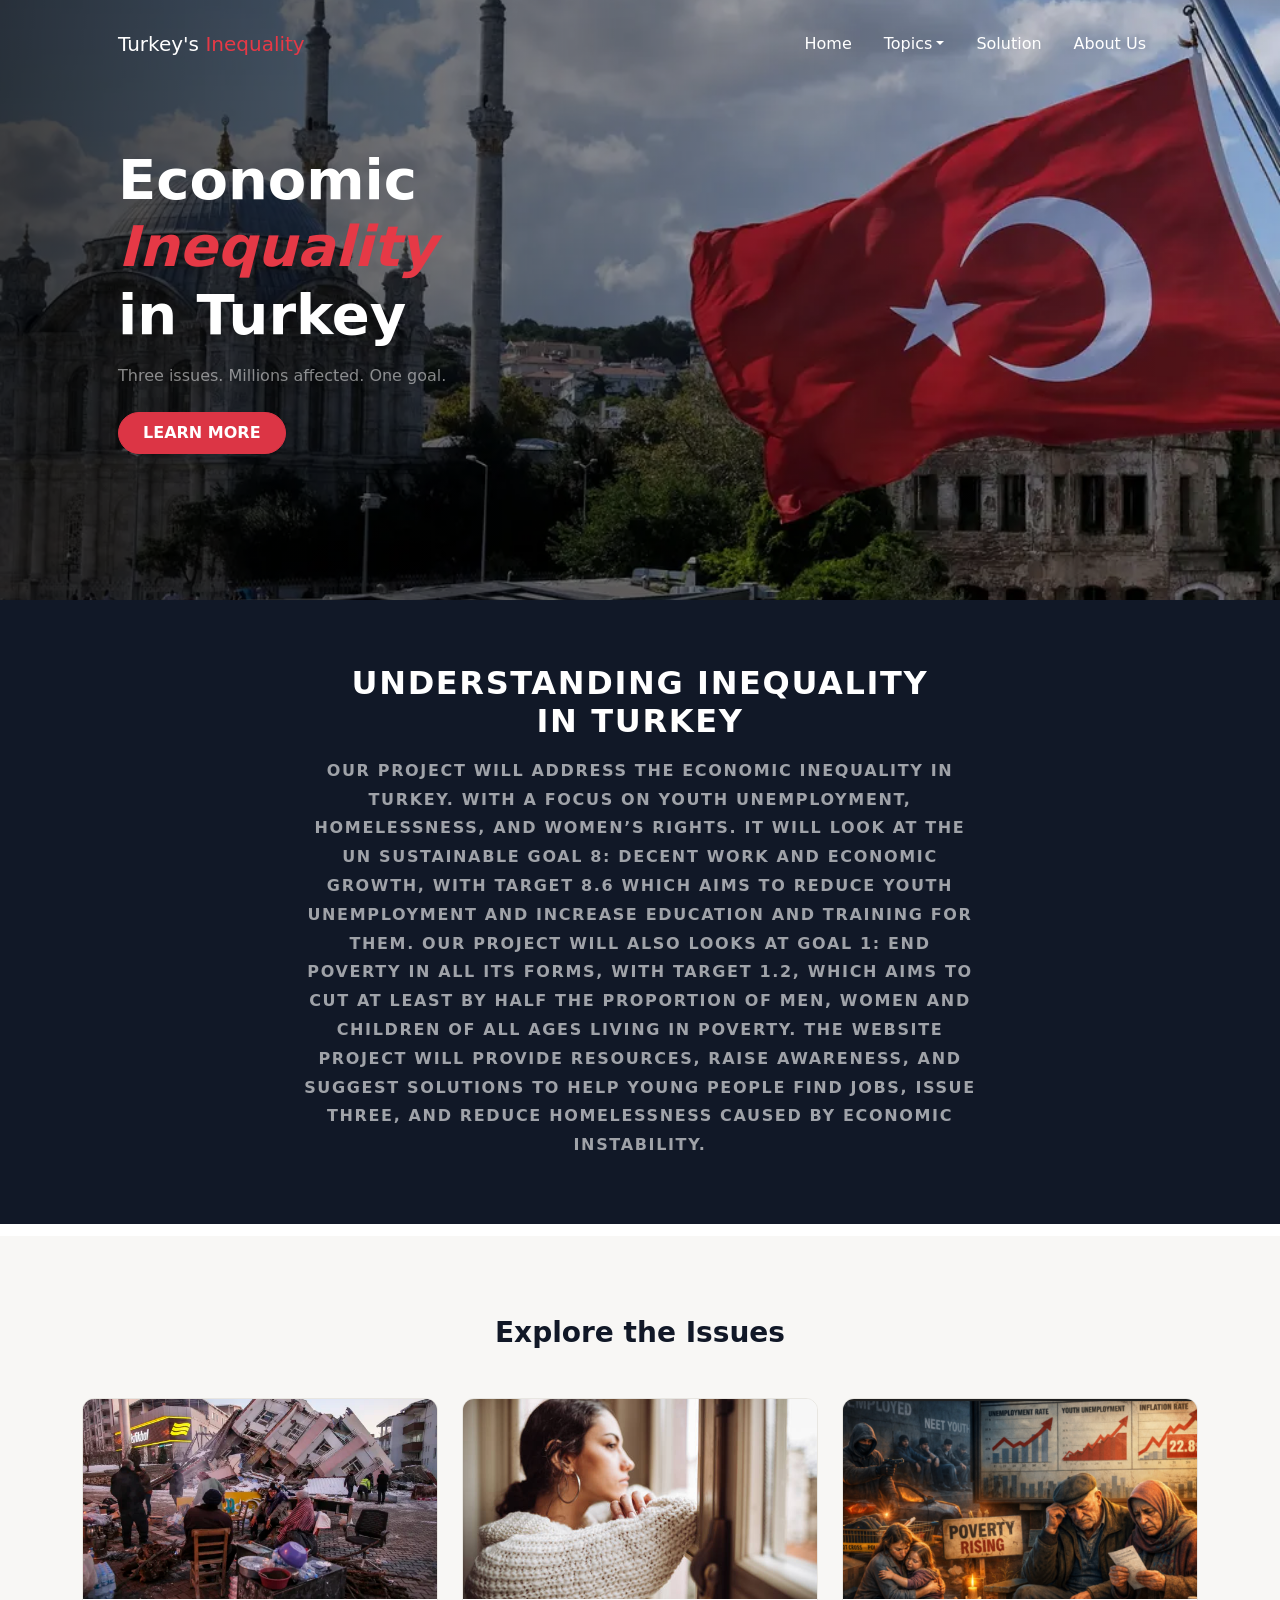
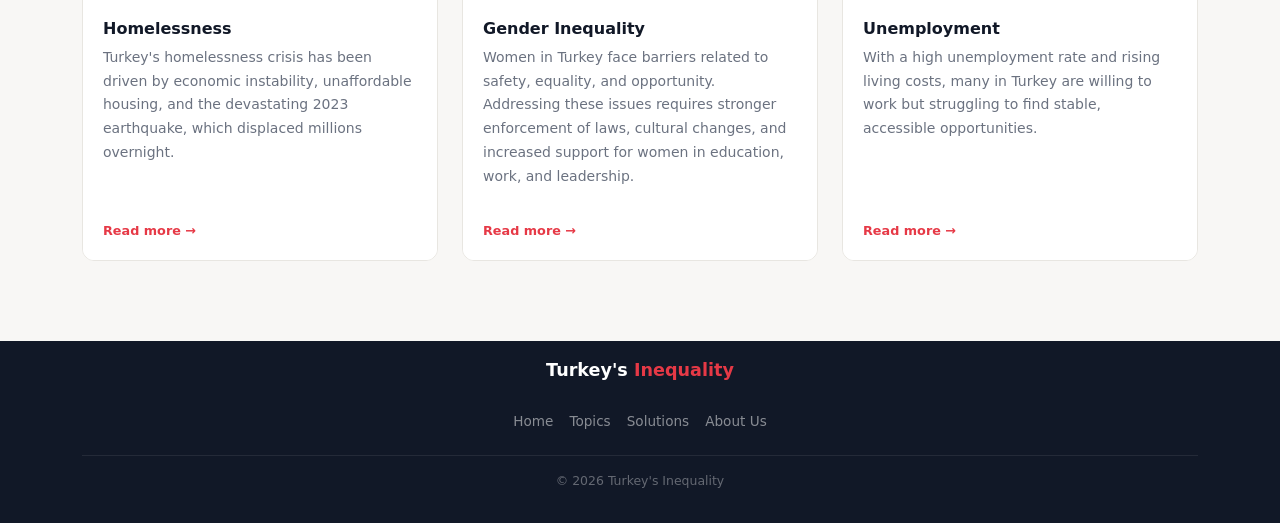
<file: index.html>
<!doctype html>
<html lang="en">
  <head>
    <meta charset="UTF-8" />
    <meta name="viewport" content="width=device-width, initial-scale=1.0" />
    <title>Turkey's Inequality</title>
    <link rel="stylesheet" href="https://cdn.jsdelivr.net/npm/bootstrap@5.3.8/dist/css/bootstrap.min.css" />
    <link rel="stylesheet" href="css.css" />
  </head>
  <body>
    <!--Nav Bar-->
    <nav class="navbar navbar-expand-lg navbar-light" id="mainNav">
      <div class="container px-4 px-lg-5">
        <a class="navbar-brand" href="index.html">Turkey's <span>Inequality</span></a>
        <button
          class="navbar-toggler"
          type="button"
          data-bs-toggle="collapse"
          data-bs-target="#navbarResponsive"
          aria-controls="navbarResponsive"
          aria-expanded="false"
          aria-label="Toggle navigation"
        >
          <span class="hamburger-icon">☰</span>
        </button>
        <div class="collapse navbar-collapse" id="navbarResponsive">
          <ul class="navbar-nav ms-auto py-4 py-lg-0">
            <li class="nav-item">
              <a class="nav-link px-lg-3 py-3 py-lg-4" href="index.html">Home</a>
            </li>
            <li class="nav-item dropdown">
              <a class="nav-link px-lg-3 py-3 py-lg-4 dropdown-toggle" href="" role="button" data-bs-toggle="dropdown" aria-expanded="false"
                >Topics</a
              >
              <ul class="dropdown-menu">
                <li><a class="dropdown-item" href="homelessness.html">Homelessness</a></li>
                <li><a class="dropdown-item" href="genderInequality.html">Gender Inequality</a></li>
                <li><a class="dropdown-item" href="unemployment.html">Unemployment</a></li>
              </ul>
            </li>
            <li class="nav-item">
              <a class="nav-link px-lg-3 py-3 py-lg-4" href="solution.html">Solution</a>
            </li>
            <li class="nav-item">
              <a class="nav-link px-lg-3 py-3 py-lg-4" href="AboutUs.html">About Us</a>
            </li>
          </ul>
        </div>
      </div>
    </nav>

    <!--Hero Section-->
    <header class="hero">
      <img src="imgs/homeimg.webp" alt="" class="hero-img" />
      <div class="hero-overlay d-flex align-items-center">
        <div class="container px-4 px-lg-5">
          <div class="row">
            <div class="col-lg-6 col-md-8">
              <h1 class="hero-title display-4 fw-bold text-white mb-3">Economic <span>Inequality</span><br />in Turkey</h1>
              <p class="text-white-50 mb-4">Three issues. Millions affected. One goal.</p>
              <a href="#topics-section" class="btn btn-danger rounded-pill px-4 py-2 fw-semibold text-uppercase"> Learn More </a>
            </div>
          </div>
        </div>
      </div>
    </header>

    <!-- Section under hero -->

    <!-- Intro text --><!-- Section under hero -->

    <!-- Intro text -->
    <div id="quickDescription">
      <h2>Understanding Inequality in Turkey</h2>
      <p>
        Our project will address the economic inequality in Turkey. With a focus on youth unemployment, homelessness, and women’s rights. It will look
        at the UN Sustainable Goal 8: Decent Work and Economic Growth, with target 8.6 which aims to reduce youth unemployment and increase education
        and training for them. Our project will also looks at Goal 1: End poverty in all its forms, with target 1.2, which aims to cut at least by
        half the proportion of men, women and children of all ages living in poverty. The website project will provide resources, raise awareness, and
        suggest solutions to help young people find jobs, issue three, and reduce homelessness caused by economic instability.
      </p>
    </div>

    <section class="py-6" id="topics-section">
      <div class="container">
        <h2 class="section-title">Explore the Issues</h2>

        <div class="row g-4">
          <!-- Card 1 -->
          <div class="col-md-4">
            <div class="card h-100 border-0">
              <div class="card-img-placeholder">
                <img src="imgs/homelessturkeyearthquake.webp" class="card-img-top" alt="Homelessness" />
              </div>
              <div class="card-body">
                <h5 class="card-title">Homelessness</h5>
                <p class="card-text">
                  Turkey's homelessness crisis has been driven by economic instability, unaffordable housing, and the devastating 2023 earthquake,
                  which displaced millions overnight.
                </p>
                <a href="homelessness.html" class="card-link">Read more →</a>
              </div>
            </div>
          </div>

          <!-- Card 2 -->
          <div class="col-md-4">
            <div class="card h-100 border-0">
              <div class="card-img-placeholder">
                <img src="imgs/sadwomen.jpg" class="card-img-top" alt="Gender Inequality" />
              </div>
              <div class="card-body">
                <h5 class="card-title">Gender Inequality</h5>
                <p class="card-text">
                  Women in Turkey face barriers related to safety, equality, and opportunity. Addressing these issues requires stronger enforcement of
                  laws, cultural changes, and increased support for women in education, work, and leadership.
                </p>
                <a href="genderInequality.html" class="card-link">Read more →</a>
              </div>
            </div>
          </div>

          <!-- Card 3 -->
          <div class="col-md-4">
            <div class="card h-100 border-0">
              <div class="card-img-placeholder">
                <img src="imgs/unemploymentpic.png" class="card-img-top" alt="Unemployment" />
              </div>
              <div class="card-body">
                <h5 class="card-title">Unemployment</h5>
                <p class="card-text">
                  With a high unemployment rate and rising living costs, many in Turkey are willing to work but struggling to find stable, accessible
                  opportunities.
                </p>
                <a href="unemployment.html" class="card-link">Read more →</a>
              </div>
            </div>
          </div>
        </div>
      </div>
    </section>

    <!-- Footer -->
    <footer id="footer" class="py-3 mb-0 mt-auto">
      <div class="container">
        <div class="footer-brand">Turkey's <span>Inequality</span></div>
        <ul class="nav justify-content-center border-bottom pb-3 mb-3">
          <li class="nav-item"><a href="index.html" class="nav-link px-2">Home</a></li>
          <li class="nav-item"><a href="index.html#topics-section" class="nav-link px-2">Topics</a></li>
          <li class="nav-item"><a href="solution.html" class="nav-link px-2">Solutions</a></li>
          <li class="nav-item"><a href="AboutUs.html" class="nav-link px-2">About Us</a></li>
        </ul>
        <p class="text-center footer-copy">© 2026 Turkey's Inequality</p>
      </div>
    </footer>

    <script
      src="https://cdn.jsdelivr.net/npm/@popperjs/core@2.11.8/dist/umd/popper.min.js"
      integrity="sha384-I7E8VVD/ismYTF4hNIPjVp/Zjvgyol6VFvRkX/vR+Vc4jQkC+hVqc2pM8ODewa9r"
      crossorigin="anonymous"
    ></script>
    <script
      src="https://cdn.jsdelivr.net/npm/bootstrap@5.3.8/dist/js/bootstrap.min.js"
      integrity="sha384-G/EV+4j2dNv+tEPo3++6LCgdCROaejBqfUeNjuKAiuXbjrxilcCdDz6ZAVfHWe1Y"
      crossorigin="anonymous"
    ></script>
  </body>
</html>
</file>
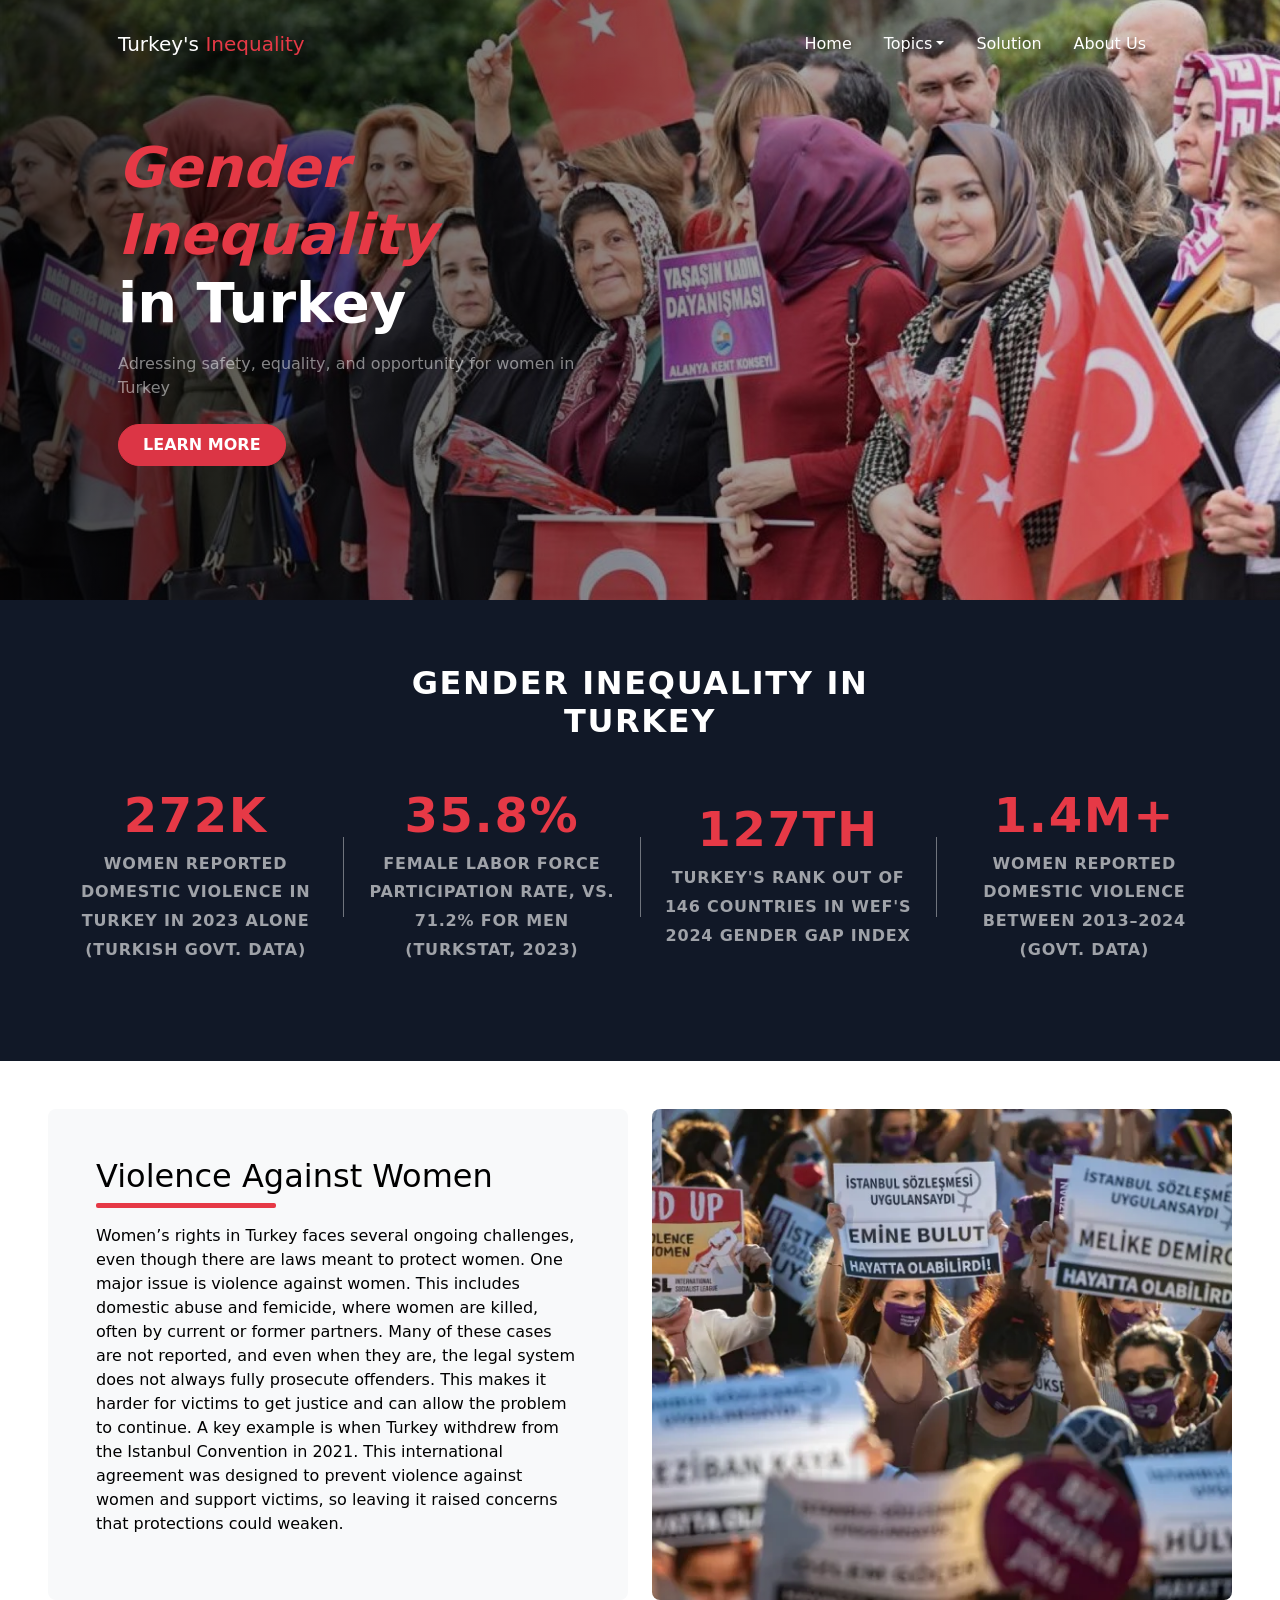
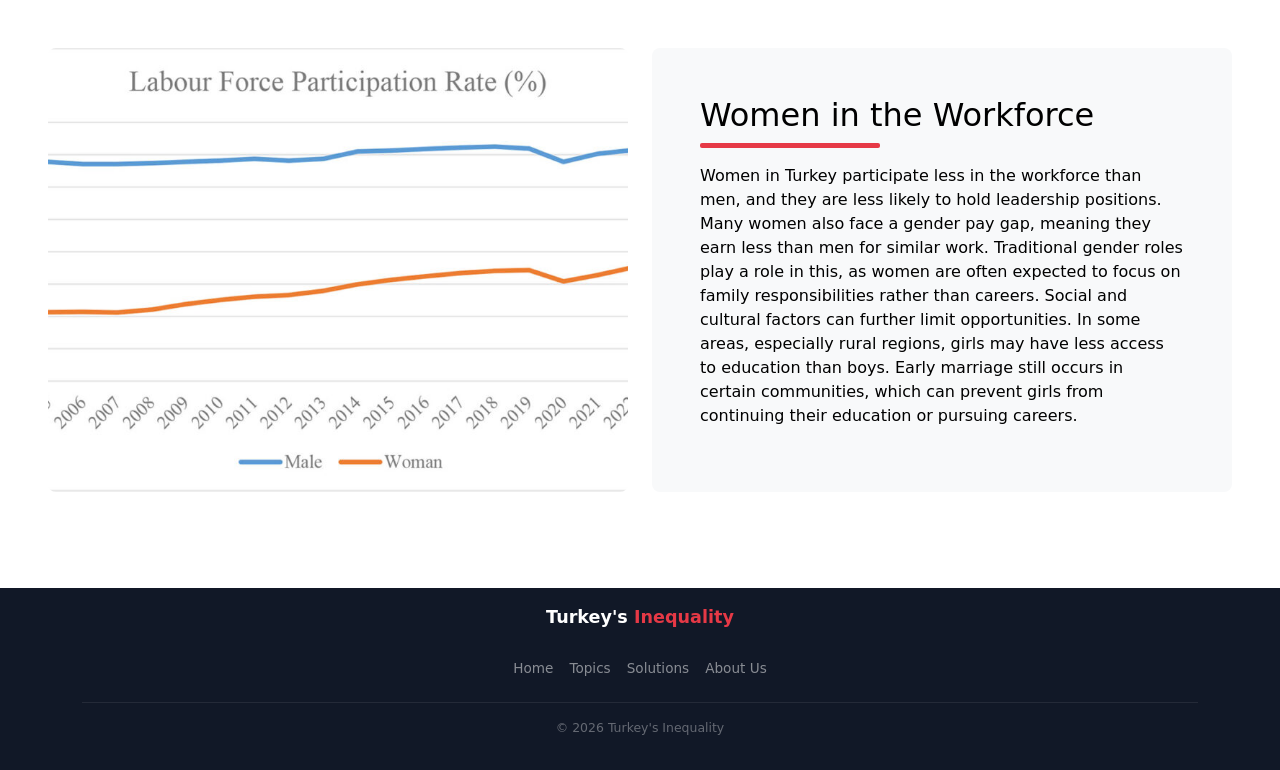
<file: genderInequality.html>
<!doctype html>
<html lang="en">
  <head>
    <meta charset="UTF-8" />
    <meta name="viewport" content="width=device-width, initial-scale=1.0" />
    <title>Turkey's Inequality</title>
    <link rel="stylesheet" href="https://cdn.jsdelivr.net/npm/bootstrap@5.3.8/dist/css/bootstrap.min.css" />
    <link rel="stylesheet" href="css.css" />
  </head>
  <body>
    <!--Nav Bar-->
    <nav class="navbar navbar-expand-lg navbar-light" id="mainNav">
      <div class="container px-4 px-lg-5">
        <a class="navbar-brand" href="index.html">Turkey's <span>Inequality</span></a>
        <button
          class="navbar-toggler"
          type="button"
          data-bs-toggle="collapse"
          data-bs-target="#navbarResponsive"
          aria-controls="navbarResponsive"
          aria-expanded="false"
          aria-label="Toggle navigation"
        >
          <span class="hamburger-icon">☰</span>
        </button>
        <div class="collapse navbar-collapse" id="navbarResponsive">
          <ul class="navbar-nav ms-auto py-4 py-lg-0">
            <li class="nav-item">
              <a class="nav-link px-lg-3 py-3 py-lg-4" href="index.html">Home</a>
            </li>
            <li class="nav-item dropdown">
              <a class="nav-link px-lg-3 py-3 py-lg-4 dropdown-toggle" href="" role="button" data-bs-toggle="dropdown" aria-expanded="false"
                >Topics</a
              >
              <ul class="dropdown-menu">
                <li><a class="dropdown-item" href="homelessness.html">Homelessness</a></li>
                <li><a class="dropdown-item" href="genderInequality.html">Gender Inequality</a></li>
                <li><a class="dropdown-item" href="unemployment.html">Unemployment</a></li>
              </ul>
            </li>
            <li class="nav-item">
              <a class="nav-link px-lg-3 py-3 py-lg-4" href="solution.html">Solution</a>
            </li>
            <li class="nav-item">
              <a class="nav-link px-lg-3 py-3 py-lg-4" href="AboutUs.html">About Us</a>
            </li>
          </ul>
        </div>
      </div>
    </nav>

    <!--Hero Section-->
    <header class="hero">
      <img src="imgs/women_turkey_mano.jpg" alt="" class="hero-img" />
      <div class="hero-overlay d-flex align-items-center">
        <div class="container px-4 px-lg-5">
          <div class="row">
            <div class="col-lg-6 col-md-8">
              <h1 class="hero-title display-4 fw-bold text-white mb-3"><span>Gender Inequality</span><br />in Turkey</h1>
              <p class="text-white-50 mb-4">Adressing safety, equality, and opportunity for women in Turkey</p>
              <a href="#quickDescription" class="btn btn-danger rounded-pill px-4 py-2 fw-semibold text-uppercase"> Learn More </a>
            </div>
          </div>
        </div>
      </div>
    </header>

    <!-- Section under hero -->

    <!-- Intro text --><!-- Section under hero -->

    <!-- Intro text -->
    <div id="quickDescription">
      <h2>Gender Inequality in Turkey</h2>
      <div class="stats-grid">
        <div class="stat-item">
          <span class="stat-number">272K</span>
          <p class="stat-label">Women reported domestic violence in Turkey in 2023 alone (Turkish govt. data)</p>
        </div>
        <div class="divider-v"></div>
        <div class="stat-item">
          <span class="stat-number">35.8%</span>
          <p class="stat-label">Female labor force participation rate, vs. 71.2% for men (TurkStat, 2023)</p>
        </div>
        <div class="divider-v"></div>
        <div class="stat-item">
          <span class="stat-number">127th</span>
          <p class="stat-label">Turkey's rank out of 146 countries in WEF's 2024 Gender Gap Index</p>
        </div>
        <div class="divider-v"></div>
        <div class="stat-item">
          <span class="stat-number">1.4M+</span>
          <p class="stat-label">Women reported domestic violence between 2013–2024 (govt. data)</p>
        </div>
      </div>
    </div>

    <div class="row align-items-md-stretch mt-5 mb-5 px-5">
      <div class="col-md-6">
        <div class="h-100 p-5 text-bg-light rounded-3">
          <h2>Violence Against Women</h2>
          <div style="width: 180px; height: 5px; background-color: #e63946; border-radius: 2px; margin-bottom: 1rem"></div>

          <p>
            Women’s rights in Turkey faces several ongoing challenges, even though there are laws meant to protect women. One major issue is violence
            against women. This includes domestic abuse and femicide, where women are killed, often by current or former partners. Many of these cases
            are not reported, and even when they are, the legal system does not always fully prosecute offenders. This makes it harder for victims to
            get justice and can allow the problem to continue. A key example is when Turkey withdrew from the Istanbul Convention in 2021. This
            international agreement was designed to prevent violence against women and support victims, so leaving it raised concerns that protections
            could weaken.
          </p>
        </div>
      </div>
      <div class="col-md-6">
        <img class="w-100 h-100 object-fit-cover rounded-3" src="imgs/women_violance.webp" alt="" />
      </div>
    </div>

    <div class="row align-items-md-stretch mt-5 mb-5 pb-5 px-5">
      <div class="col-md-6 order-2 order-md-1">
        <img class="w-100 h-100 object-fit-cover rounded-3" src="imgs/Womens-Participation-In-Labour-Force-In-Turkiye-chart-1-1024x615.jpg" alt="" />
      </div>
      <div class="col-md-6 order-1 order-md-2">
        <div class="h-100 p-5 text-bg-light rounded-3">
          <h2>Women in the Workforce</h2>
          <div style="width: 180px; height: 5px; background-color: #e63946; border-radius: 2px; margin-bottom: 1rem"></div>

          <p>
            Women in Turkey participate less in the workforce than men, and they are less likely to hold leadership positions. Many women also face a
            gender pay gap, meaning they earn less than men for similar work. Traditional gender roles play a role in this, as women are often
            expected to focus on family responsibilities rather than careers. Social and cultural factors can further limit opportunities. In some
            areas, especially rural regions, girls may have less access to education than boys. Early marriage still occurs in certain communities,
            which can prevent girls from continuing their education or pursuing careers.
          </p>
        </div>
      </div>
    </div>

    <!-- Footer -->
    <footer id="footer" class="py-3 mb-0 mt-auto">
      <div class="container">
        <div class="footer-brand">Turkey's <span>Inequality</span></div>
        <ul class="nav justify-content-center border-bottom pb-3 mb-3">
          <li class="nav-item"><a href="index.html" class="nav-link px-2">Home</a></li>
          <li class="nav-item"><a href="index.html#topics-section" class="nav-link px-2">Topics</a></li>
          <li class="nav-item"><a href="solution.html" class="nav-link px-2">Solutions</a></li>
          <li class="nav-item"><a href="AboutUs.html" class="nav-link px-2">About Us</a></li>
        </ul>
        <p class="text-center footer-copy">© 2026 Turkey's Inequality</p>
      </div>
    </footer>

    <script
      src="https://cdn.jsdelivr.net/npm/@popperjs/core@2.11.8/dist/umd/popper.min.js"
      integrity="sha384-I7E8VVD/ismYTF4hNIPjVp/Zjvgyol6VFvRkX/vR+Vc4jQkC+hVqc2pM8ODewa9r"
      crossorigin="anonymous"
    ></script>
    <script
      src="https://cdn.jsdelivr.net/npm/bootstrap@5.3.8/dist/js/bootstrap.min.js"
      integrity="sha384-G/EV+4j2dNv+tEPo3++6LCgdCROaejBqfUeNjuKAiuXbjrxilcCdDz6ZAVfHWe1Y"
      crossorigin="anonymous"
    ></script>
  </body>
</html>
</file>
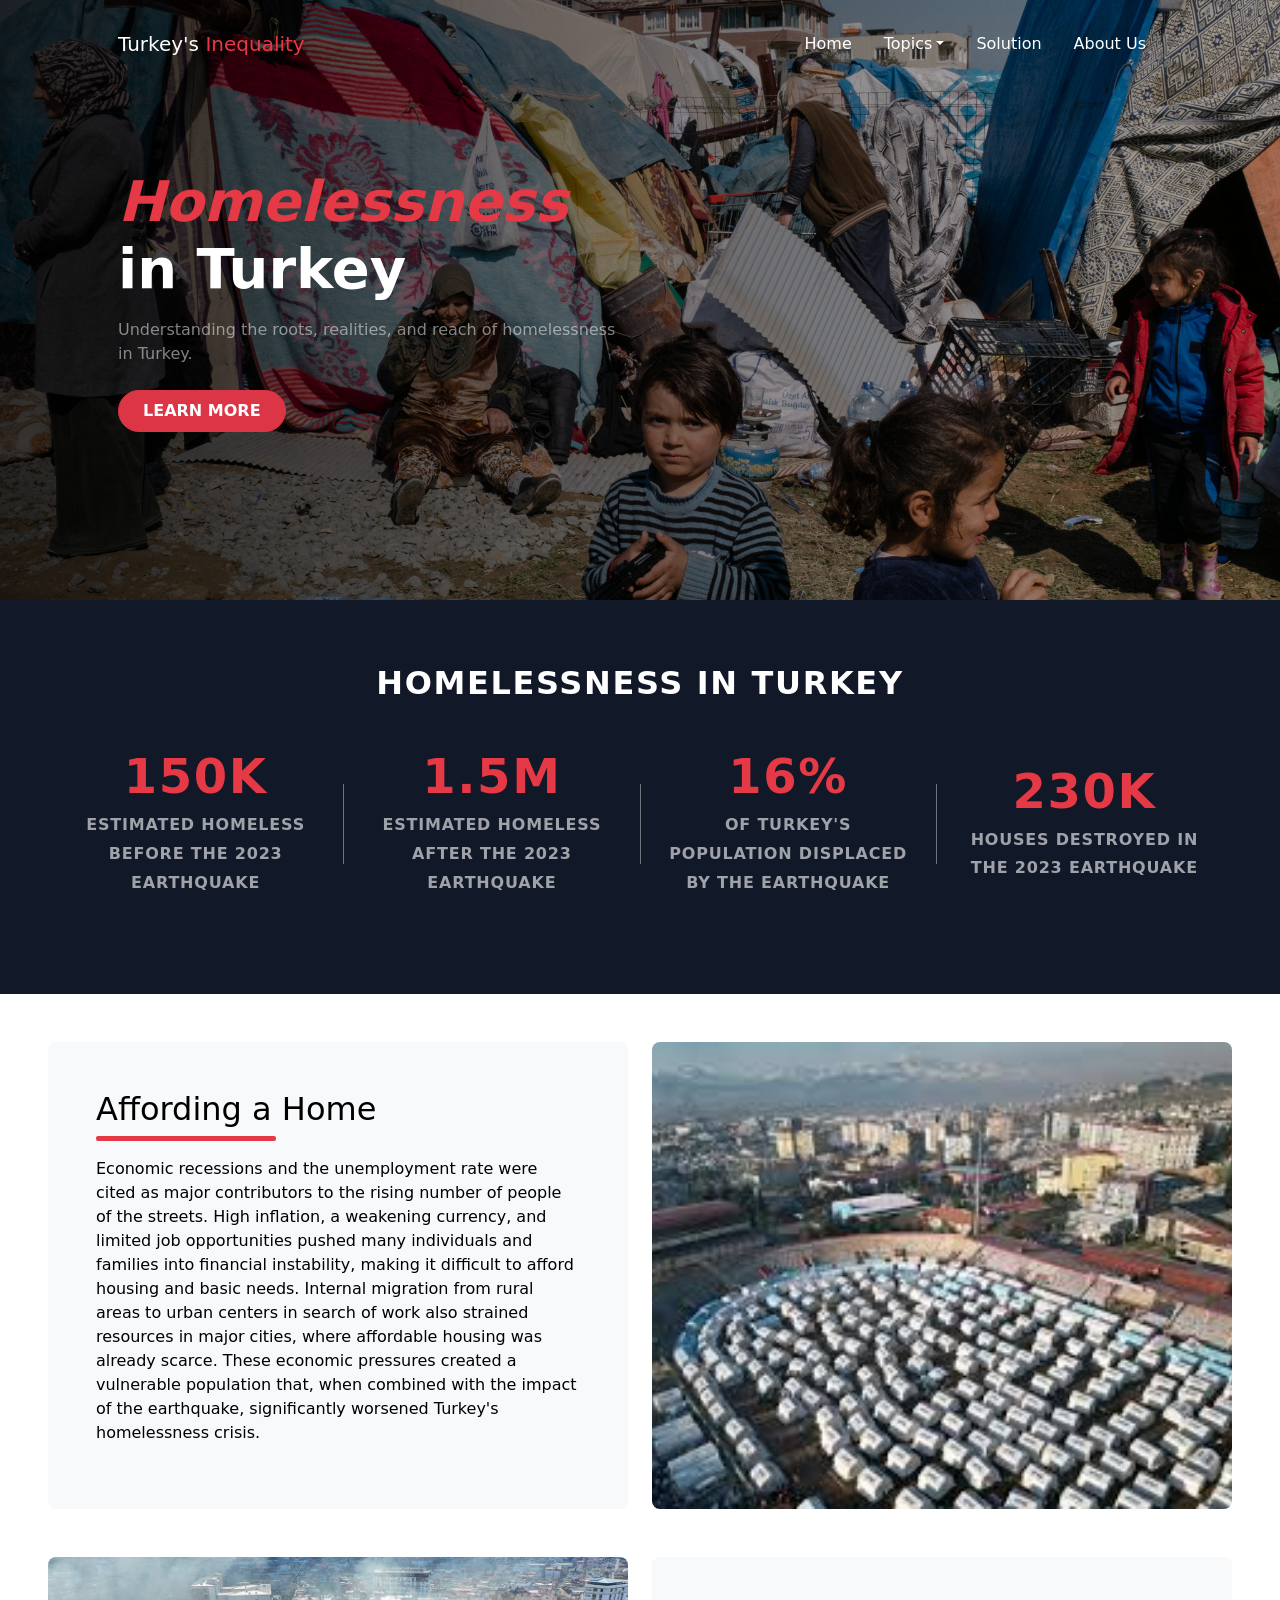
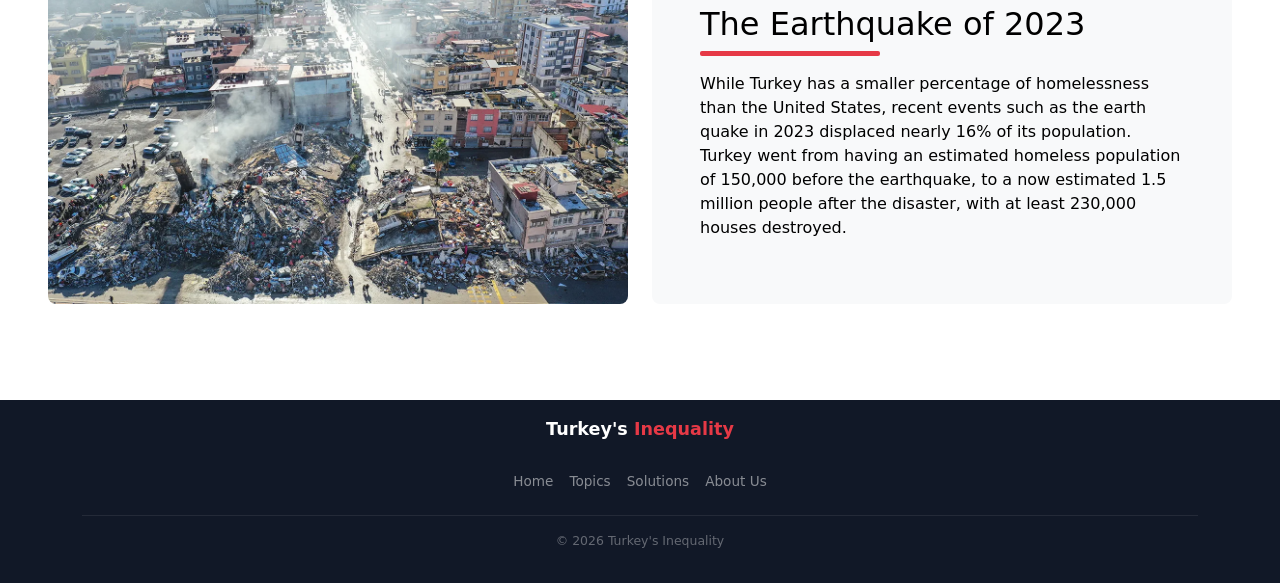
<file: homelessness.html>
<!doctype html>
<html lang="en">
  <head>
    <meta charset="UTF-8" />
    <meta name="viewport" content="width=device-width, initial-scale=1.0" />
    <title>Turkey's Inequality</title>
    <link rel="stylesheet" href="https://cdn.jsdelivr.net/npm/bootstrap@5.3.8/dist/css/bootstrap.min.css" />
    <link rel="stylesheet" href="css.css" />
  </head>
  <body>
    <!--Nav Bar-->
    <nav class="navbar navbar-expand-lg navbar-light" id="mainNav">
      <div class="container px-4 px-lg-5">
        <a class="navbar-brand" href="index.html">Turkey's <span>Inequality</span></a>
        <button
          class="navbar-toggler"
          type="button"
          data-bs-toggle="collapse"
          data-bs-target="#navbarResponsive"
          aria-controls="navbarResponsive"
          aria-expanded="false"
          aria-label="Toggle navigation"
        >
          <span class="hamburger-icon">☰</span>
        </button>
        <div class="collapse navbar-collapse" id="navbarResponsive">
          <ul class="navbar-nav ms-auto py-4 py-lg-0">
            <li class="nav-item">
              <a class="nav-link px-lg-3 py-3 py-lg-4" href="index.html">Home</a>
            </li>
            <li class="nav-item dropdown">
              <a class="nav-link px-lg-3 py-3 py-lg-4 dropdown-toggle" href="" role="button" data-bs-toggle="dropdown" aria-expanded="false"
                >Topics</a
              >
              <ul class="dropdown-menu">
                <li><a class="dropdown-item" href="homelessness.html">Homelessness</a></li>
                <li><a class="dropdown-item" href="genderInequality.html">Gender Inequality</a></li>
                <li><a class="dropdown-item" href="unemployment.html">Unemployment</a></li>
              </ul>
            </li>
            <li class="nav-item">
              <a class="nav-link px-lg-3 py-3 py-lg-4" href="solution.html">Solution</a>
            </li>
            <li class="nav-item">
              <a class="nav-link px-lg-3 py-3 py-lg-4" href="AboutUs.html">About Us</a>
            </li>
          </ul>
        </div>
      </div>
    </nav>

    <!--Hero Section-->
    <header class="hero">
      <img src="imgs/carhomelss.jpg" alt="" class="hero-img" />
      <div class="hero-overlay d-flex align-items-center">
        <div class="container px-4 px-lg-5">
          <div class="row">
            <div class="col-lg-6 col-md-8">
              <h1 class="hero-title display-4 fw-bold text-white mb-3"><span>Homelessness</span><br />in Turkey</h1>
              <p class="text-white-50 mb-4">Understanding the roots, realities, and reach of homelessness in Turkey.</p>
              <a href="#quickDescription" class="btn btn-danger rounded-pill px-4 py-2 fw-semibold text-uppercase"> Learn More </a>
            </div>
          </div>
        </div>
      </div>
    </header>

    <!-- Section under hero -->

    <!-- Intro text --><!-- Section under hero -->

    <!-- Intro text -->
    <div id="quickDescription">
      <h2>Homelessness in Turkey</h2>
      <div class="stats-grid">
        <div class="stat-item">
          <span class="stat-number">150K</span>
          <p class="stat-label">estimated homeless before the 2023 earthquake</p>
        </div>
        <div class="divider-v"></div>
        <div class="stat-item">
          <span class="stat-number">1.5M</span>
          <p class="stat-label">estimated homeless after the 2023 earthquake</p>
        </div>
        <div class="divider-v"></div>
        <div class="stat-item">
          <span class="stat-number">16%</span>
          <p class="stat-label">of Turkey's population displaced by the earthquake</p>
        </div>
        <div class="divider-v"></div>
        <div class="stat-item">
          <span class="stat-number">230K</span>
          <p class="stat-label">houses destroyed in the 2023 earthquake</p>
        </div>
      </div>
    </div>

    <div class="row align-items-md-stretch mt-5 mb-5 px-5">
      <div class="col-md-6">
        <div class="h-100 p-5 text-bg-light rounded-3">
          <h2>Affording a Home</h2>
          <div style="width: 180px; height: 5px; background-color: #e63946; border-radius: 2px; margin-bottom: 1rem"></div>

          <p>
            Economic recessions and the unemployment rate were cited as major contributors to the rising number of people of the streets. High
            inflation, a weakening currency, and limited job opportunities pushed many individuals and families into financial instability, making it
            difficult to afford housing and basic needs. Internal migration from rural areas to urban centers in search of work also strained
            resources in major cities, where affordable housing was already scarce. These economic pressures created a vulnerable population that,
            when combined with the impact of the earthquake, significantly worsened Turkey's homelessness crisis.
          </p>
        </div>
      </div>
      <div class="col-md-6">
        <img class="w-100 h-100 object-fit-cover rounded-3" src="imgs/refugecamp.jpeg" alt="" />
      </div>
    </div>

    <div class="row align-items-md-stretch mt-5 mb-5 pb-5 px-5">
      <div class="col-md-6 order-2 order-md-1">
        <img class="w-100 h-100 object-fit-cover rounded-3" src="imgs/earthquake.jpg" alt="" />
      </div>
      <div class="col-md-6 order-1 order-md-2">
        <div class="h-100 p-5 text-bg-light rounded-3">
          <h2>The Earthquake of 2023</h2>
          <div style="width: 180px; height: 5px; background-color: #e63946; border-radius: 2px; margin-bottom: 1rem"></div>

          <p>
            While Turkey has a smaller percentage of homelessness than the United States, recent events such as the earth quake in 2023 displaced
            nearly 16% of its population. Turkey went from having an estimated homeless population of 150,000 before the earthquake, to a now
            estimated 1.5 million people after the disaster, with at least 230,000 houses destroyed.
          </p>
        </div>
      </div>
    </div>

    <!-- Footer -->
    <footer id="footer" class="py-3 mb-0 mt-auto">
      <div class="container">
        <div class="footer-brand">Turkey's <span>Inequality</span></div>
        <ul class="nav justify-content-center border-bottom pb-3 mb-3">
          <li class="nav-item"><a href="index.html" class="nav-link px-2">Home</a></li>
          <li class="nav-item"><a href="index.html#topics-section" class="nav-link px-2">Topics</a></li>
          <li class="nav-item"><a href="solution.html" class="nav-link px-2">Solutions</a></li>
          <li class="nav-item"><a href="AboutUs.html" class="nav-link px-2">About Us</a></li>
        </ul>
        <p class="text-center footer-copy">© 2026 Turkey's Inequality</p>
      </div>
    </footer>

    <script
      src="https://cdn.jsdelivr.net/npm/@popperjs/core@2.11.8/dist/umd/popper.min.js"
      integrity="sha384-I7E8VVD/ismYTF4hNIPjVp/Zjvgyol6VFvRkX/vR+Vc4jQkC+hVqc2pM8ODewa9r"
      crossorigin="anonymous"
    ></script>
    <script
      src="https://cdn.jsdelivr.net/npm/bootstrap@5.3.8/dist/js/bootstrap.min.js"
      integrity="sha384-G/EV+4j2dNv+tEPo3++6LCgdCROaejBqfUeNjuKAiuXbjrxilcCdDz6ZAVfHWe1Y"
      crossorigin="anonymous"
    ></script>
  </body>
</html>
</file>
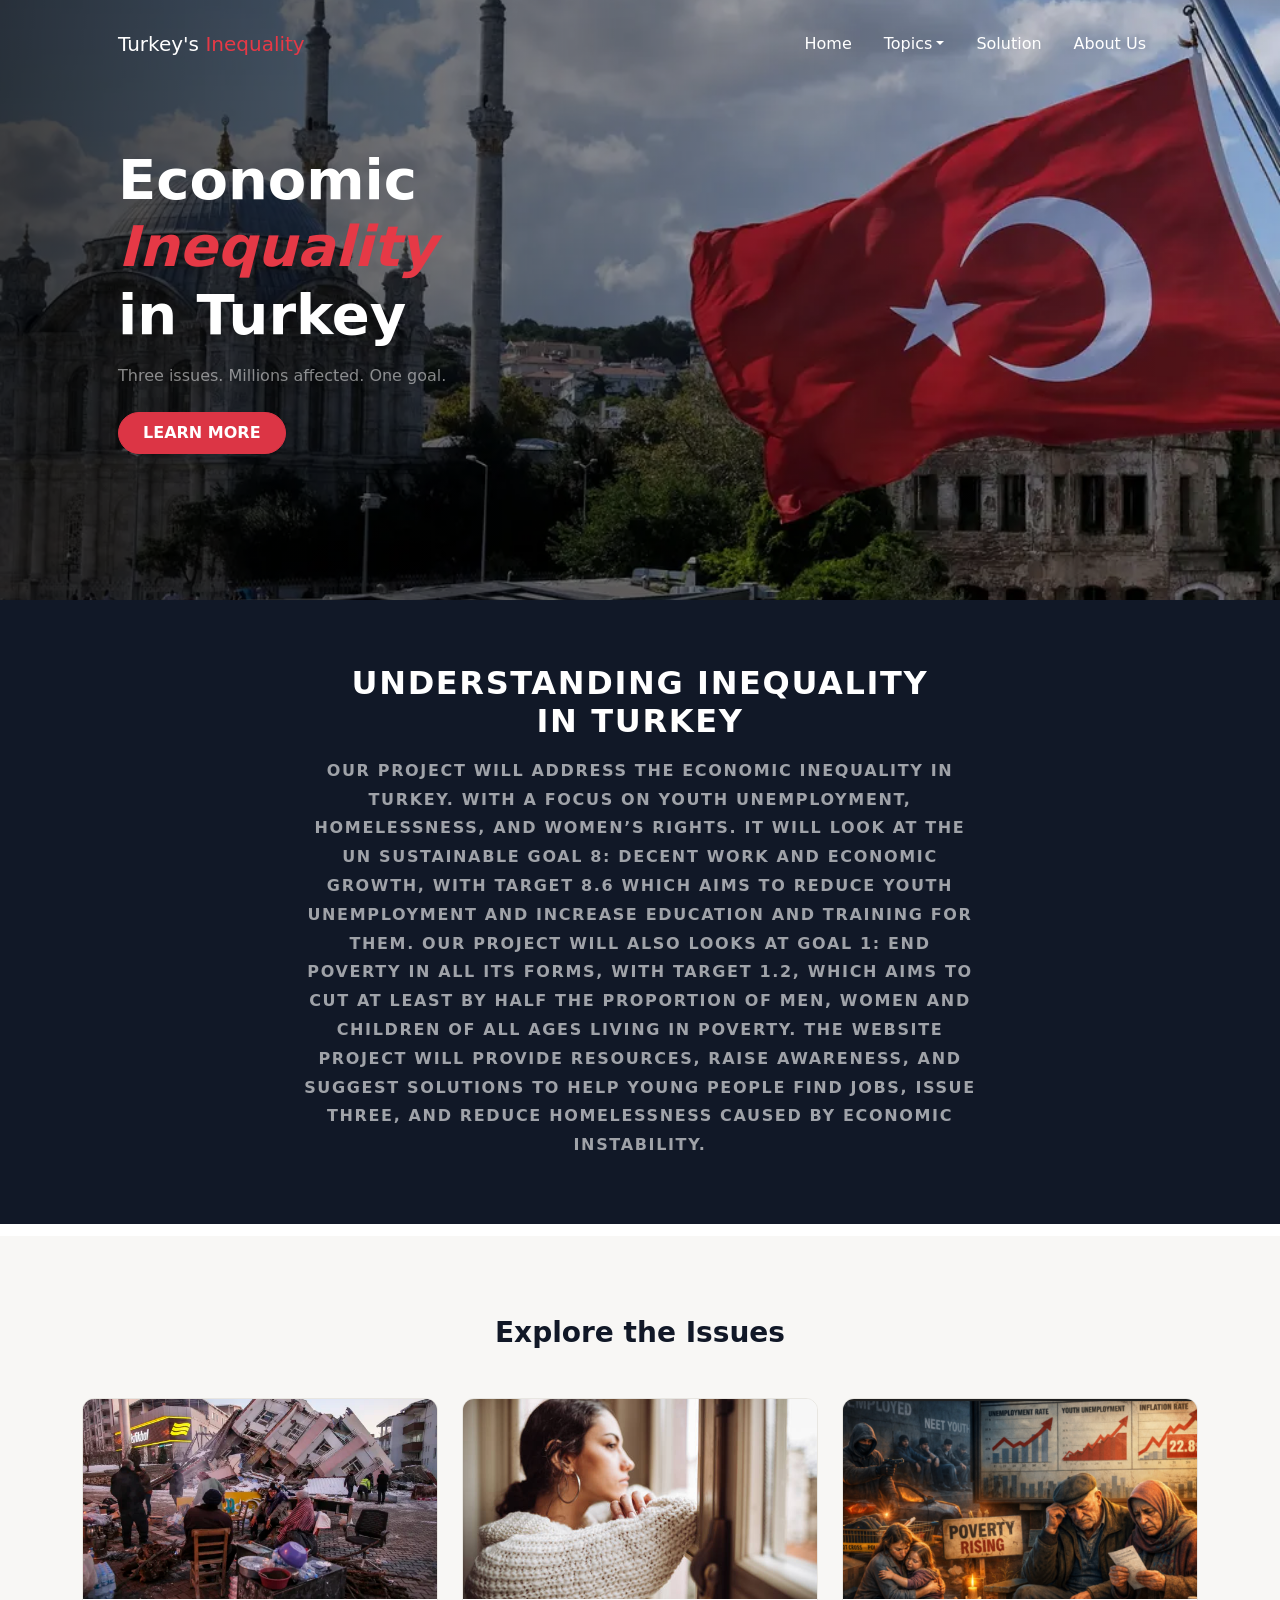
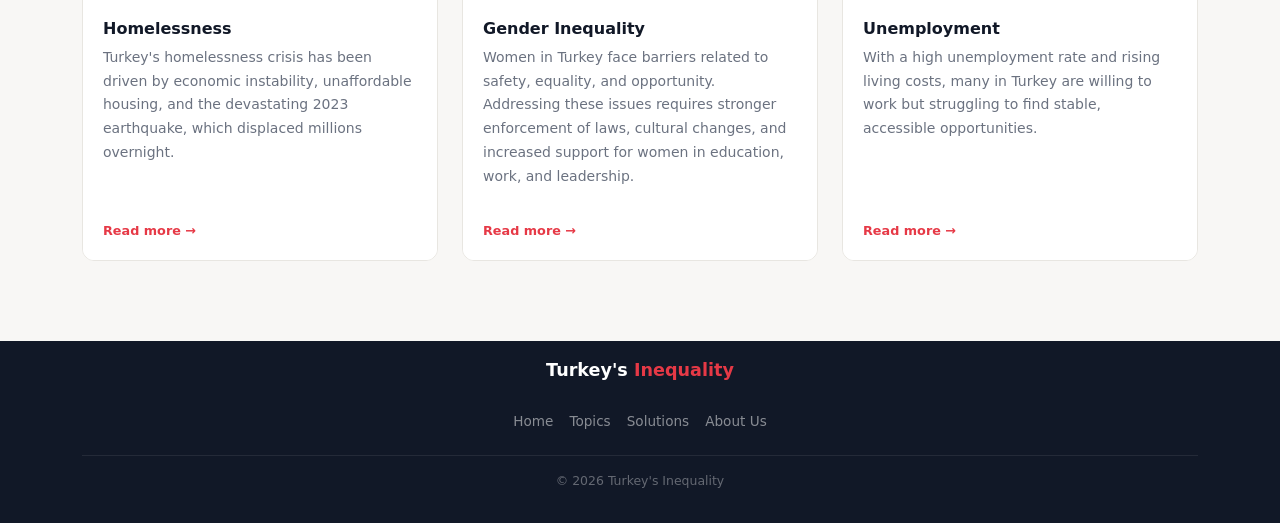
<file: homePage.html>
<!doctype html>
<html lang="en">
  <head>
    <meta charset="UTF-8" />
    <meta name="viewport" content="width=device-width, initial-scale=1.0" />
    <title>Turkey's Inequality</title>
    <link rel="stylesheet" href="https://cdn.jsdelivr.net/npm/bootstrap@5.3.8/dist/css/bootstrap.min.css" />
    <link rel="stylesheet" href="css.css" />
  </head>
  <body>
    <!--Nav Bar-->
    <nav class="navbar navbar-expand-lg navbar-light" id="mainNav">
      <div class="container px-4 px-lg-5">
        <a class="navbar-brand" href="homePage.html">Turkey's <span>Inequality</span></a>
        <button
          class="navbar-toggler"
          type="button"
          data-bs-toggle="collapse"
          data-bs-target="#navbarResponsive"
          aria-controls="navbarResponsive"
          aria-expanded="false"
          aria-label="Toggle navigation"
        >
          <span class="hamburger-icon">☰</span>
        </button>
        <div class="collapse navbar-collapse" id="navbarResponsive">
          <ul class="navbar-nav ms-auto py-4 py-lg-0">
            <li class="nav-item">
              <a class="nav-link px-lg-3 py-3 py-lg-4" href="homePage.html">Home</a>
            </li>
            <li class="nav-item dropdown">
              <a class="nav-link px-lg-3 py-3 py-lg-4 dropdown-toggle" href="" role="button" data-bs-toggle="dropdown" aria-expanded="false"
                >Topics</a
              >
              <ul class="dropdown-menu">
                <li><a class="dropdown-item" href="homelessness.html">Homelessness</a></li>
                <li><a class="dropdown-item" href="genderInequality.html">Gender Inequality</a></li>
                <li><a class="dropdown-item" href="unemployment.html">Unemployment</a></li>
              </ul>
            </li>
            <li class="nav-item">
              <a class="nav-link px-lg-3 py-3 py-lg-4" href="solution.html">Solution</a>
            </li>
            <li class="nav-item">
              <a class="nav-link px-lg-3 py-3 py-lg-4" href="AboutUs.html">About Us</a>
            </li>
          </ul>
        </div>
      </div>
    </nav>

    <!--Hero Section-->
    <header class="hero">
      <img src="imgs/homeimg.webp" alt="" class="hero-img" />
      <div class="hero-overlay d-flex align-items-center">
        <div class="container px-4 px-lg-5">
          <div class="row">
            <div class="col-lg-6 col-md-8">
              <h1 class="hero-title display-4 fw-bold text-white mb-3">Economic <span>Inequality</span><br />in Turkey</h1>
              <p class="text-white-50 mb-4">Three issues. Millions affected. One goal.</p>
              <a href="#topics-section" class="btn btn-danger rounded-pill px-4 py-2 fw-semibold text-uppercase"> Learn More </a>
            </div>
          </div>
        </div>
      </div>
    </header>

    <!-- Section under hero -->

    <!-- Intro text --><!-- Section under hero -->

    <!-- Intro text -->
    <div id="quickDescription">
      <h2>Understanding Inequality in Turkey</h2>
      <p>
        Our project will address the economic inequality in Turkey. With a focus on youth unemployment, homelessness, and women’s rights. It will look
        at the UN Sustainable Goal 8: Decent Work and Economic Growth, with target 8.6 which aims to reduce youth unemployment and increase education
        and training for them. Our project will also looks at Goal 1: End poverty in all its forms, with target 1.2, which aims to cut at least by
        half the proportion of men, women and children of all ages living in poverty. The website project will provide resources, raise awareness, and
        suggest solutions to help young people find jobs, issue three, and reduce homelessness caused by economic instability.
      </p>
    </div>

    <section class="py-6" id="topics-section">
      <div class="container">
        <h2 class="section-title">Explore the Issues</h2>

        <div class="row g-4">
          <!-- Card 1 -->
          <div class="col-md-4">
            <div class="card h-100 border-0">
              <div class="card-img-placeholder">
                <img src="imgs/homelessturkeyearthquake.webp" class="card-img-top" alt="Homelessness" />
              </div>
              <div class="card-body">
                <h5 class="card-title">Homelessness</h5>
                <p class="card-text">
                  Turkey's homelessness crisis has been driven by economic instability, unaffordable housing, and the devastating 2023 earthquake,
                  which displaced millions overnight.
                </p>
                <a href="homelessness.html" class="card-link">Read more →</a>
              </div>
            </div>
          </div>

          <!-- Card 2 -->
          <div class="col-md-4">
            <div class="card h-100 border-0">
              <div class="card-img-placeholder">
                <img src="imgs/sadwomen.jpg" class="card-img-top" alt="Gender Inequality" />
              </div>
              <div class="card-body">
                <h5 class="card-title">Gender Inequality</h5>
                <p class="card-text">
                  Women in Turkey face barriers related to safety, equality, and opportunity. Addressing these issues requires stronger enforcement of
                  laws, cultural changes, and increased support for women in education, work, and leadership.
                </p>
                <a href="genderInequality.html" class="card-link">Read more →</a>
              </div>
            </div>
          </div>

          <!-- Card 3 -->
          <div class="col-md-4">
            <div class="card h-100 border-0">
              <div class="card-img-placeholder">
                <img src="imgs/unemploymentpic.png" class="card-img-top" alt="Unemployment" />
              </div>
              <div class="card-body">
                <h5 class="card-title">Unemployment</h5>
                <p class="card-text">
                  With a high unemployment rate and rising living costs, many in Turkey are willing to work but struggling to find stable, accessible opportunities.
                </p>
                <a href="unemployment.html" class="card-link">Read more →</a>
              </div>
            </div>
          </div>
        </div>
      </div>
    </section>

    <!-- Footer -->
    <footer id="footer" class="py-3 mb-0 mt-auto">
      <div class="container">
        <div class="footer-brand">Turkey's <span>Inequality</span></div>
        <ul class="nav justify-content-center border-bottom pb-3 mb-3">
          <li class="nav-item"><a href="homePage.html" class="nav-link px-2">Home</a></li>
          <li class="nav-item"><a href="homePage.html#topics-section" class="nav-link px-2">Topics</a></li>
          <li class="nav-item"><a href="solution.html" class="nav-link px-2">Solutions</a></li>
          <li class="nav-item"><a href="AboutUs.html" class="nav-link px-2">About Us</a></li>
        </ul>
        <p class="text-center footer-copy">© 2026 Turkey's Inequality</p>
      </div>
    </footer>

    <script
      src="https://cdn.jsdelivr.net/npm/@popperjs/core@2.11.8/dist/umd/popper.min.js"
      integrity="sha384-I7E8VVD/ismYTF4hNIPjVp/Zjvgyol6VFvRkX/vR+Vc4jQkC+hVqc2pM8ODewa9r"
      crossorigin="anonymous"
    ></script>
    <script
      src="https://cdn.jsdelivr.net/npm/bootstrap@5.3.8/dist/js/bootstrap.min.js"
      integrity="sha384-G/EV+4j2dNv+tEPo3++6LCgdCROaejBqfUeNjuKAiuXbjrxilcCdDz6ZAVfHWe1Y"
      crossorigin="anonymous"
    ></script>
  </body>
</html>
</file>
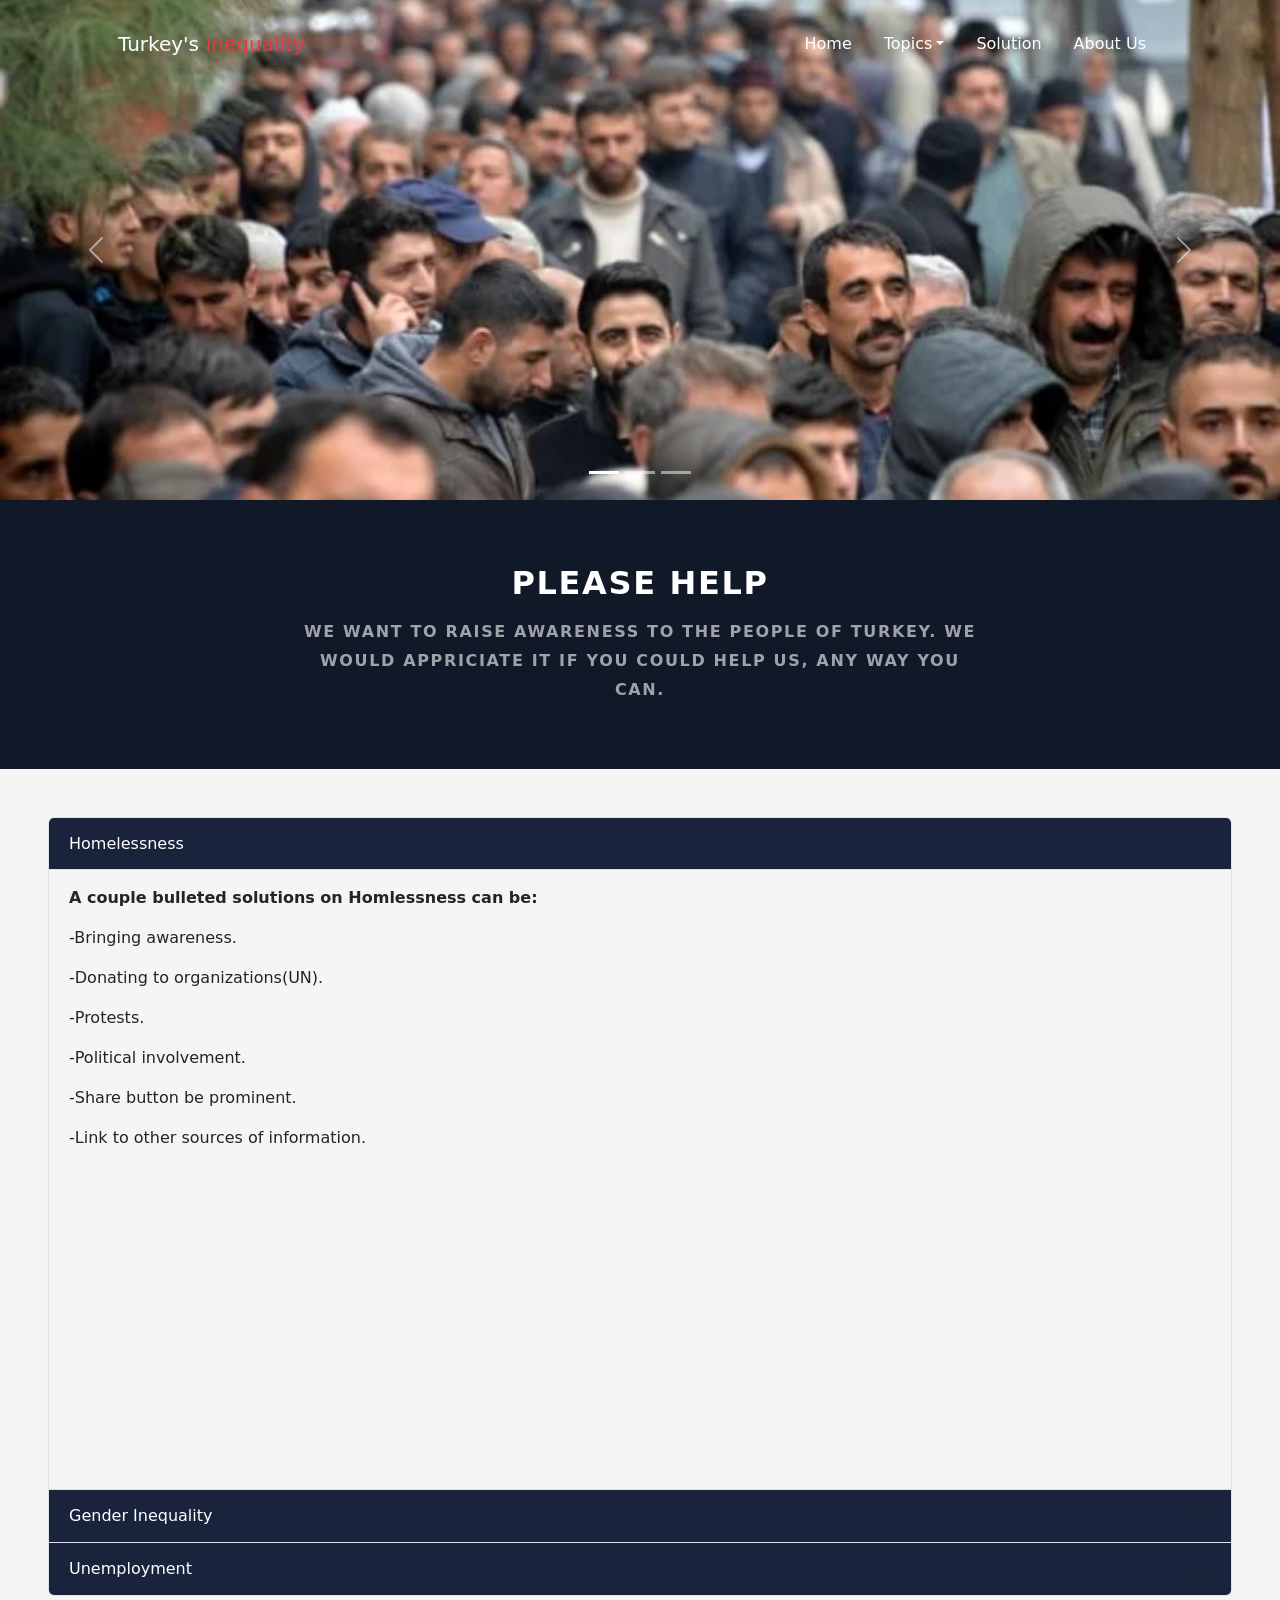
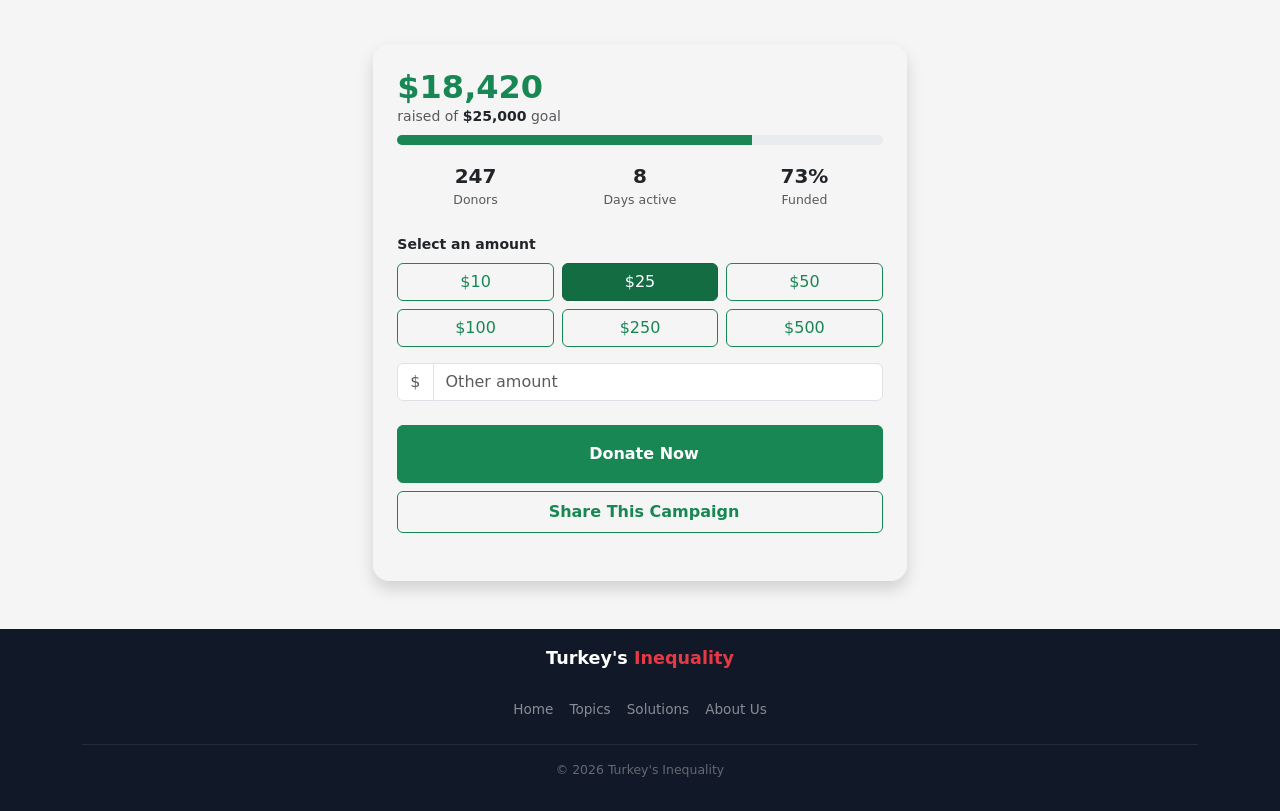
<file: solution.html>
<!doctype html>
<html lang="en">
  <head>
    <meta charset="UTF-8" />
    <meta name="viewport" content="width=device-width, initial-scale=1.0" />
    <title>Turkey's Inequality</title>
    <link rel="stylesheet" href="https://cdn.jsdelivr.net/npm/bootstrap@5.3.8/dist/css/bootstrap.min.css" />
    <link rel="stylesheet" href="css.css" />
  </head>
  <body class="solutions-page"></body>
    <!--Nav Bar-->
    <nav class="navbar navbar-expand-lg navbar-light" id="mainNav">
      <div class="container px-4 px-lg-5">
        <a class="navbar-brand" href="index.html">Turkey's <span>Inequality</span></a>
        <button
          class="navbar-toggler"
          type="button"
          data-bs-toggle="collapse"
          data-bs-target="#navbarResponsive"
          aria-controls="navbarResponsive"
          aria-expanded="false"
          aria-label="Toggle navigation"
        >
          <span class="hamburger-icon">☰</span>
        </button>
        <div class="collapse navbar-collapse" id="navbarResponsive">
          <ul class="navbar-nav ms-auto py-4 py-lg-0">
            <li class="nav-item">
              <a class="nav-link px-lg-3 py-3 py-lg-4" href="index.html">Home</a>
            </li>
            <li class="nav-item dropdown">
              <a class="nav-link px-lg-3 py-3 py-lg-4 dropdown-toggle" href="" role="button" data-bs-toggle="dropdown" aria-expanded="false"
                >Topics</a
              >
              <ul class="dropdown-menu">
                <li><a class="dropdown-item" href="homelessness.html">Homelessness</a></li>
                <li><a class="dropdown-item" href="genderInequality.html">Gender Inequality</a></li>
                <li><a class="dropdown-item" href="unemployment.html">Unemployment</a></li>
              </ul>
            </li>
            <li class="nav-item">
              <a class="nav-link px-lg-3 py-3 py-lg-4" href="solution.html">Solution</a>
            </li>
            <li class="nav-item">
              <a class="nav-link px-lg-3 py-3 py-lg-4" href="AboutUs.html">About Us</a>
            </li>
          </ul>
        </div>
      </div>
    </nav>

    <!--Carosol-->
    <div id="myCarousel" class="carousel slide mb-0" data-bs-ride="carousel">
      <div class="carousel-indicators">
        <button type="button" data-bs-target="#myCarousel" data-bs-slide-to="0" class="active" aria-label="Slide 1" aria-current="true"></button>
        <button type="button" data-bs-target="#myCarousel" data-bs-slide-to="1" aria-label="Slide 2" class=""></button>
        <button type="button" data-bs-target="#myCarousel" data-bs-slide-to="2" aria-label="Slide 3" class=""></button>
      </div>
      <div class="carousel-inner">
        <div class="carousel-item active">
          <img src="imgs/img1.webp" class="d-block w-100" alt="Slide 1" style="height: 500px; object-fit: cover;">
        </div>
        <div class="carousel-item">
          <img src="imgs/homlesscar.jpeg" class="d-block w-100" alt="Slide 1" style="height: 500px; object-fit: cover;">
          <div class="container">
          </div>
        </div>
        <div class="carousel-item">
          <img src="imgs/prtestwomen.webp" class="d-block w-100" alt="Slide 1" style="height: 500px; object-fit: cover;">
        </div>
      </div>
      <button class="carousel-control-prev" type="button" data-bs-target="#myCarousel" data-bs-slide="prev">
        <span class="carousel-control-prev-icon" aria-hidden="true"></span> <span class="visually-hidden">Previous</span>
      </button>
      <button class="carousel-control-next" type="button" data-bs-target="#myCarousel" data-bs-slide="next">
        <span class="carousel-control-next-icon" aria-hidden="true"></span> <span class="visually-hidden">Next</span>
      </button>
    </div>

        <div id="quickDescription" class="mb-5">
      <h2>Please Help</h2>
      <p>
        We want to raise awareness to the people of Turkey. We would appriciate it if you could help us, any way you can. 
      </p>
    </div>




<div class="accordion mx-5" id="accordionPanelsStayOpenExample">
  <div class="accordion-item active">
    <h2 class="accordion-header">
      <button class="accordion-button" type="button" data-bs-toggle="collapse" data-bs-target="#panelsStayOpen-collapseOne" aria-expanded="true" aria-controls="panelsStayOpen-collapseOne">
        Homelessness
      </button>
    </h2>
    <div id="panelsStayOpen-collapseOne" class="accordion-collapse collapse show" data-bs-parent="#accordionPanelsStayOpenExample">
      <div class="accordion-body">
        <p><strong>A couple bulleted solutions on Homlessness can be:</strong></p>
<p>-Bringing awareness.</p>
<p>-Donating to organizations(UN).</p>
<p>-Protests.</p>
<p>-Political involvement.</p>
<p>-Share button be prominent.</p>
<p>-Link to other sources of information.</p>
        <div class="fluid">
        <iframe
					width="450"
          height="300"
					src="https://www.youtube.com/embed/tw8Ac06BWas?rel=0&amp;controls=0&amp;showinfo=0"
					frameborder="0"
					allowfullscreen
				></iframe>
        </div>
    </div>
    </div>
  </div>
  <div class="accordion-item">
    <h2 class="accordion-header">
      <button class="accordion-button collapsed" type="button" data-bs-toggle="collapse" data-bs-target="#panelsStayOpen-collapseTwo" aria-expanded="false" aria-controls="panelsStayOpen-collapseTwo">
        Gender Inequality
      </button>
    </h2>
    <div id="panelsStayOpen-collapseTwo" class="accordion-collapse collapse" data-bs-parent="#accordionPanelsStayOpenExample">
      <div class="accordion-body">
        <p><strong>A couple bulleted solutions on Gender Inequality can be:.</strong> </p>
<p>-More support for Women.</p>
<p>-Correct Laws in order for protection of Women.</p>
<p>-Make changes to the cultural attitudes</p>
<p>-Improve education for younger women </p>
<p>-Better Job opportunities for Women.</p>
<p>-Give police and courts better training on protection for women.</p>
        <iframe
					width="450"
					height="300"
					src="https://www.youtube.com/embed/tw8Ac06BWas?rel=0&amp;controls=0&amp;showinfo=0"
					frameborder="0"
					allowfullscreen
				></iframe>
    </div>
    </div>
  </div>
  <div class="accordion-item">
    <h2 class="accordion-header">
      <button class="accordion-button collapsed" type="button" data-bs-toggle="collapse" data-bs-target="#panelsStayOpen-collapseThree" aria-expanded="false" aria-controls="panelsStayOpen-collapseThree">
        Unemployment
      </button>
    </h2>
    <div id="panelsStayOpen-collapseThree" class="accordion-collapse collapse" data-bs-parent="#accordionPanelsStayOpenExample">
      <div class="accordion-body">
        <p><strong>A couple bulleted solutions for Unemployment can be:</strong></p>
<p>-I think we need to propose to the Turkey Government about the problem(s)</p>
<p>-Up the number of hours for each person working time.</p>
<p>-Better working conditions.</p>
<p>-Be more diverse between men and women who are working.</p>
<p>-Create a government funding for Turkey.</p>
      <iframe
					width="450"
					height="300"
					src="https://www.youtube.com/embed/tw8Ac06BWas?rel=0&amp;controls=0&amp;showinfo=0"
					frameborder="0"
					allowfullscreen
				></iframe>
    </div>
      
    </div>
  </div>
</div>






<div class="d-flex justify-content-center align-items-center my-5">
    <div class="col-12 col-sm-9 col-md-7 col-lg-5">
    <div class="border-0 shadow rounded-4 p-4">

      <h2 class="fw-bold text-success mb-0">$18,420</h2>
      <p class="text-muted small mb-2">raised of <strong class="text-dark">$25,000</strong> goal</p>

      <div class="progress mb-3" style="height:10px;">
        <div class="progress-bar bg-success" role="progressbar" style="width:73%;" aria-valuenow="73" aria-valuemin="0" aria-valuemax="100"></div>
      </div>

      <div class="row text-center g-2 mb-4">
        <div class="col-4">
          <div class="fw-bold fs-5">247</div>
          <div class="text-muted" style="font-size:.78rem;">Donors</div>
        </div>
        <div class="col-4">
          <div class="fw-bold fs-5">8</div>
          <div class="text-muted" style="font-size:.78rem;">Days active</div>
        </div>
        <div class="col-4">
          <div class="fw-bold fs-5">73%</div>
          <div class="text-muted" style="font-size:.78rem;">Funded</div>
        </div>
      </div>

      <p class="fw-semibold small mb-2">Select an amount</p>
      <div class="row g-2 mb-3">
        <div class="col-4">
          <button type="button" class="btn btn-outline-success w-100 amount-btn" data-amount="10">$10</button>
        </div>
        <div class="col-4">
          <button type="button" class="btn btn-success w-100 amount-btn active" data-amount="25">$25</button>
        </div>
        <div class="col-4">
          <button type="button" class="btn btn-outline-success w-100 amount-btn" data-amount="50">$50</button>
        </div>
        <div class="col-4">
          <button type="button" class="btn btn-outline-success w-100 amount-btn" data-amount="100">$100</button>
        </div>
        <div class="col-4">
          <button type="button" class="btn btn-outline-success w-100 amount-btn" data-amount="250">$250</button>
        </div>
        <div class="col-4">
          <button type="button" class="btn btn-outline-success w-100 amount-btn" data-amount="500">$500</button>
        </div>
      </div>

      <div class="input-group mb-4">
        <span class="input-group-text bg-white text-muted">$</span>
        <input type="number" id="customAmount" class="form-control" placeholder="Other amount" min="1">
      </div>

      <button type="button" class="btn btn-success w-100 py-3 fw-semibold mb-2">
        <i class="bi bi-heart-fill me-2"></i>Donate Now
      </button>

      <button type="button" class="btn btn-outline-success w-100 py-2 fw-semibold mb-4">
        <i class="bi bi-share me-2"></i>Share This Campaign
      </button>


    </div>
  </div>
    </div>

  


  

    <!-- Footer -->
    <footer id="footer" class="py-3 mb-0 mt-auto">
      <div class="container">
        <div class="footer-brand">Turkey's <span>Inequality</span></div>
        <ul class="nav justify-content-center border-bottom pb-3 mb-3">
          <li class="nav-item"><a href="index.html" class="nav-link px-2">Home</a></li>
          <li class="nav-item"><a href="index.html#topics-section" class="nav-link px-2">Topics</a></li>
          <li class="nav-item"><a href="solution.html" class="nav-link px-2">Solutions</a></li>
          <li class="nav-item"><a href="AboutUs.html" class="nav-link px-2">About Us</a></li>
        </ul>
        <p class="text-center footer-copy">© 2026 Turkey's Inequality</p>
      </div>
    </footer>

    <script
      src="https://cdn.jsdelivr.net/npm/@popperjs/core@2.11.8/dist/umd/popper.min.js"
      integrity="sha384-I7E8VVD/ismYTF4hNIPjVp/Zjvgyol6VFvRkX/vR+Vc4jQkC+hVqc2pM8ODewa9r"
      crossorigin="anonymous"
    ></script>
    <script
      src="https://cdn.jsdelivr.net/npm/bootstrap@5.3.8/dist/js/bootstrap.min.js"
      integrity="sha384-G/EV+4j2dNv+tEPo3++6LCgdCROaejBqfUeNjuKAiuXbjrxilcCdDz6ZAVfHWe1Y"
      crossorigin="anonymous"
    ></script>
  </body>
</html>
</file>
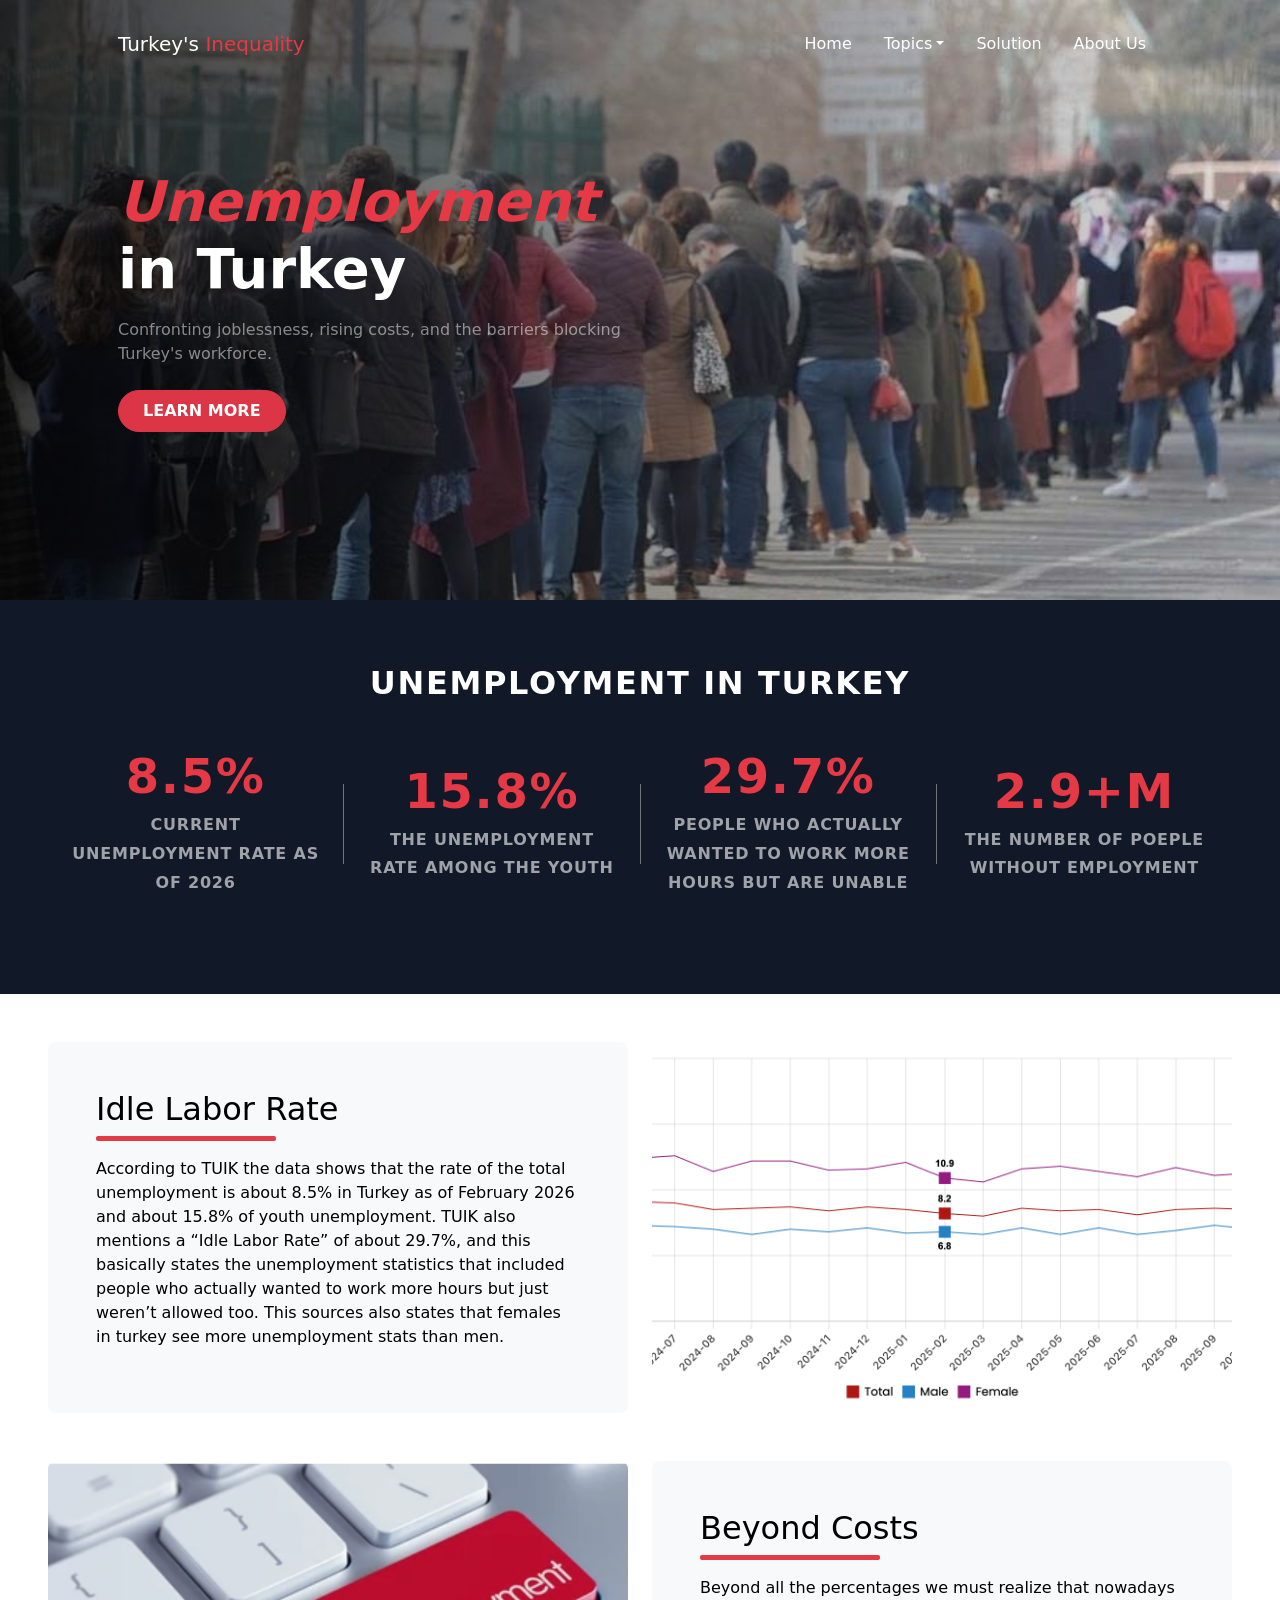
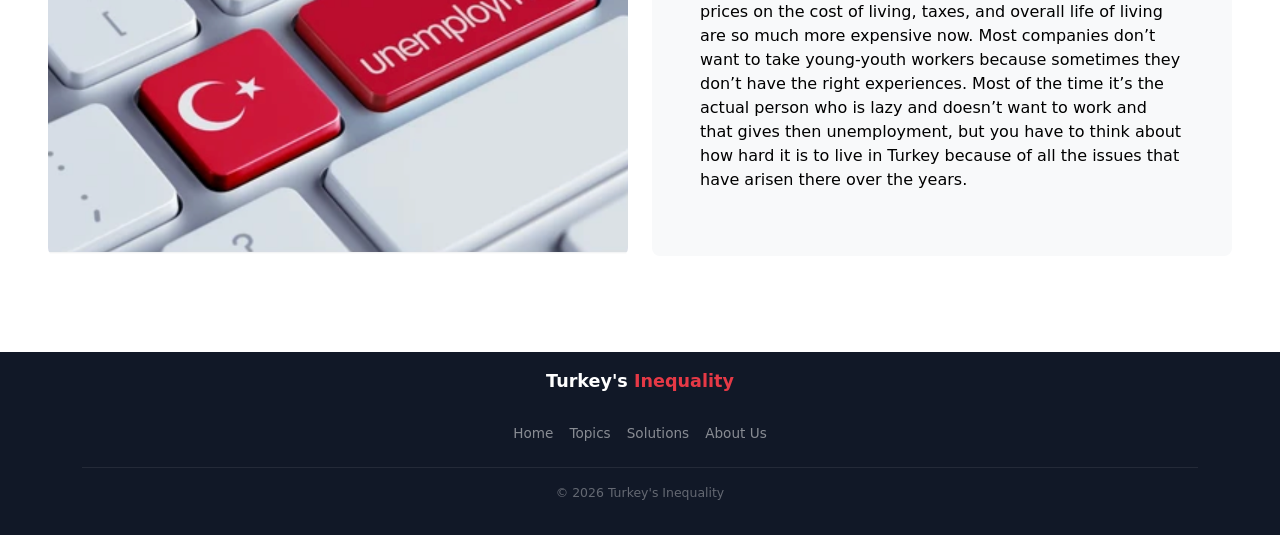
<file: unemployment.html>
<!doctype html>
<html lang="en">
  <head>
    <meta charset="UTF-8" />
    <meta name="viewport" content="width=device-width, initial-scale=1.0" />
    <title>Turkey's Inequality</title>
    <link rel="stylesheet" href="https://cdn.jsdelivr.net/npm/bootstrap@5.3.8/dist/css/bootstrap.min.css" />
    <link rel="stylesheet" href="css.css" />
  </head>
  <body>
    <!--Nav Bar-->
    <nav class="navbar navbar-expand-lg navbar-light" id="mainNav">
      <div class="container px-4 px-lg-5">
        <a class="navbar-brand" href="index.html">Turkey's <span>Inequality</span></a>
        <button
          class="navbar-toggler"
          type="button"
          data-bs-toggle="collapse"
          data-bs-target="#navbarResponsive"
          aria-controls="navbarResponsive"
          aria-expanded="false"
          aria-label="Toggle navigation"
        >
          <span class="hamburger-icon">☰</span>
        </button>
        <div class="collapse navbar-collapse" id="navbarResponsive">
          <ul class="navbar-nav ms-auto py-4 py-lg-0">
            <li class="nav-item">
              <a class="nav-link px-lg-3 py-3 py-lg-4" href="index.html">Home</a>
            </li>
            <li class="nav-item dropdown">
              <a class="nav-link px-lg-3 py-3 py-lg-4 dropdown-toggle" href="" role="button" data-bs-toggle="dropdown" aria-expanded="false"
                >Topics</a
              >
              <ul class="dropdown-menu">
                <li><a class="dropdown-item" href="homelessness.html">Homelessness</a></li>
                <li><a class="dropdown-item" href="genderInequality.html">Gender Inequality</a></li>
                <li><a class="dropdown-item" href="unemployment.html">Unemployment</a></li>
              </ul>
            </li>
            <li class="nav-item">
              <a class="nav-link px-lg-3 py-3 py-lg-4" href="solution.html">Solution</a>
            </li>
            <li class="nav-item">
              <a class="nav-link px-lg-3 py-3 py-lg-4" href="AboutUs.html">About Us</a>
            </li>
          </ul>
        </div>
      </div>
    </nav>

    <!--Hero Section-->
    <header class="hero">
      <img src="imgs/carunemply.jpg" alt="" class="hero-img" />
      <div class="hero-overlay d-flex align-items-center">
        <div class="container px-4 px-lg-5">
          <div class="row">
            <div class="col-lg-6 col-md-8">
              <h1 class="hero-title display-4 fw-bold text-white mb-3"><span>Unemployment</span><br />in Turkey</h1>
              <p class="text-white-50 mb-4">Confronting joblessness, rising costs, and the barriers blocking Turkey's workforce.</p>
              <a href="#quickDescription" class="btn btn-danger rounded-pill px-4 py-2 fw-semibold text-uppercase"> Learn More </a>
            </div>
          </div>
        </div>
      </div>
    </header>

    <!-- Section under hero -->

    <!-- Intro text --><!-- Section under hero -->

    <!-- Intro text -->
    <div id="quickDescription">
      <h2>Unemployment in Turkey</h2>
      <div class="stats-grid">
        <div class="stat-item">
          <span class="stat-number">8.5%</span>
          <p class="stat-label">Current unemployment rate as of 2026</p>
        </div>
        <div class="divider-v"></div>
        <div class="stat-item">
          <span class="stat-number">15.8%</span>
          <p class="stat-label">The unemployment rate among the youth</p>
        </div>
        <div class="divider-v"></div>
        <div class="stat-item">
          <span class="stat-number">29.7%</span>
          <p class="stat-label">People who actually wanted to work more hours but are unable</p>
        </div>
        <div class="divider-v"></div>
        <div class="stat-item">
          <span class="stat-number">2.9+M</span>
          <p class="stat-label">The number of poeple without employment</p>
        </div>
      </div>
    </div>

    <div class="row align-items-md-stretch mt-5 mb-5 px-5">
      <div class="col-md-6">
        <div class="h-100 p-5 text-bg-light rounded-3">
          <h2>Idle Labor Rate</h2>
          <div style="width: 180px; height: 5px; background-color: #e63946; border-radius: 2px; margin-bottom: 1rem"></div>

          <p>
            According to TUIK the data shows that the rate of the total unemployment is about 8.5% in Turkey as of February 2026 and about 15.8% of
            youth unemployment. TUIK also mentions a “Idle Labor Rate” of about 29.7%, and this basically states the unemployment statistics that
            included people who actually wanted to work more hours but just weren’t allowed too. This sources also states that females in turkey see
            more unemployment stats than men.
          </p>
        </div>
      </div>
      <div class="col-md-6">
        <img class="w-100 h-100 object-fit-cover rounded-3" src="imgs/unemploymentimg2.PNG" alt="" />
      </div>
    </div>

    <div class="row align-items-md-stretch mt-5 mb-5 pb-5 px-5">
      <div class="col-md-6 order-2 order-md-1">
        <img class="w-100 h-100 object-fit-cover rounded-3" src="imgs/Uemploymentimg1.PNG" alt="" />
      </div>
      <div class="col-md-6 order-1 order-md-2">
        <div class="h-100 p-5 text-bg-light rounded-3">
          <h2>Beyond Costs</h2>
          <div style="width: 180px; height: 5px; background-color: #e63946; border-radius: 2px; margin-bottom: 1rem"></div>

          <p>
            Beyond all the percentages we must realize that nowadays prices on the cost of living, taxes, and overall life of living are so much more
            expensive now. Most companies don’t want to take young-youth workers because sometimes they don’t have the right experiences. Most of the
            time it’s the actual person who is lazy and doesn’t want to work and that gives then unemployment, but you have to think about how hard it
            is to live in Turkey because of all the issues that have arisen there over the years.
          </p>
        </div>
      </div>
    </div>

    <!-- Footer -->
    <footer id="footer" class="py-3 mb-0 mt-auto">
      <div class="container">
        <div class="footer-brand">Turkey's <span>Inequality</span></div>
        <ul class="nav justify-content-center border-bottom pb-3 mb-3">
          <li class="nav-item"><a href="index.html" class="nav-link px-2">Home</a></li>
          <li class="nav-item"><a href="index.html#topics-section" class="nav-link px-2">Topics</a></li>
          <li class="nav-item"><a href="solution.html" class="nav-link px-2">Solutions</a></li>
          <li class="nav-item"><a href="AboutUs.html" class="nav-link px-2">About Us</a></li>
        </ul>
        <p class="text-center footer-copy">© 2026 Turkey's Inequality</p>
      </div>
    </footer>

    <script
      src="https://cdn.jsdelivr.net/npm/@popperjs/core@2.11.8/dist/umd/popper.min.js"
      integrity="sha384-I7E8VVD/ismYTF4hNIPjVp/Zjvgyol6VFvRkX/vR+Vc4jQkC+hVqc2pM8ODewa9r"
      crossorigin="anonymous"
    ></script>
    <script
      src="https://cdn.jsdelivr.net/npm/bootstrap@5.3.8/dist/js/bootstrap.min.js"
      integrity="sha384-G/EV+4j2dNv+tEPo3++6LCgdCROaejBqfUeNjuKAiuXbjrxilcCdDz6ZAVfHWe1Y"
      crossorigin="anonymous"
    ></script>
  </body>
</html>
</file>
<file: css.css>
/* ── Navbar── */
html, body {
  overflow-x: hidden;
}
#mainNav {
  position: absolute;
  top: 0;
  left: 0;
  width: 100%;
  z-index: 100;
  background: transparent !important;
}
.navbar-brand span {
  color: #e63946;
}
.navbar-brand, .nav-link {
  color: #fff !important;
}
.nav-link:hover {
  color: #e63946 !important;
}
.dropdown-menu{
    background-color: #111827;
}
.dropdown-menu a{
    color: white;
}
.navbar-toggler {
    display: flex;
    justify-content: center;  
    align-items: top;      
    width: 60px;              
    height: 60px;             
    font-size: 2.5rem;        
}
.hamburger-icon {
    color: white;
}




@media (max-width: 991px) {
  #navbarResponsive {
    position: absolute;
    top: 100%;
    right: 0;
    width: 220px;
    background-color: #111827;
    border-radius: 0 0 8px 8px;
    padding: 0.5rem 0;
    z-index: 200;
  }

  #navbarResponsive .navbar-nav {
    padding: 0 !important;
  }

  #navbarResponsive .nav-item {
    width: 100%;
  }

  #navbarResponsive .nav-link {
    padding: 0.6rem 1.2rem !important;
  }
}



/* ── Hero section ── */
.hero {
  position: relative;
  min-height: 600px;
}

.hero-img {
  position: absolute;
  inset: 0;
  width: 100%;
  height: 100%;
  object-fit: cover;
  object-position: center;
  z-index: 0;
}
.hero-overlay {
  position: relative;
  z-index: 1;
  min-height: 600px;
  background: linear-gradient(to right, rgba(0,0,0,0.75) 0%, rgba(0,0,0,0.4) 55%, rgba(0,0,0,0.1) 100%);
}
.hero-title span {
  color: #e63946;
  font-style: italic;
}


/* ── Quick Description Band ── */
#quickDescription {
  background-color: #111827;
  padding: 4rem 2rem;
  text-align: center;
}
#quickDescription  {
  font-size: 11px;
  font-weight: 700;
  letter-spacing: 0.15em;
  text-transform: uppercase;
  color: #e63946;
  margin-bottom: 0.75rem;
}
#quickDescription h2 {
  font-size: 2rem;
  font-weight: 700;
  color: #fff;
  margin-bottom: 1rem;
  max-width: 600px;
  margin-left: auto;
  margin-right: auto;
}
#quickDescription p {
  color: rgba(255, 255, 255, 0.6);
  max-width: 680px;
  margin: 0 auto;
  font-size: 1rem;
  line-height: 1.8;
}

/* ── Topics Section ── */
#topics-section {
  background: #f8f7f5;
  padding: 5rem 2rem;
}

.section-title {
  text-align: center;
  font-size: 1.75rem;
  font-weight: 700;
  color: #111827;
  margin-bottom: 3rem;
}

/* ── Cards ── */
.card {
  background: #fff;
  border-radius: 12px !important;
  overflow: hidden;
  border: 1px solid #e8e6e1 !important;
  transition: transform 0.2s ease, box-shadow 0.2s ease;
}
/* .card:hover {
  transform: translateY(-4px);
  box-shadow: 0 12px 32px rgba(0, 0, 0, 0.10) !important;
} */
.card-img-placeholder {
  position: relative;
}
.card-img-placeholder .card-img-top {
  height: 200px;
  width: 100%;
  object-fit: cover;
  display: block;
}
.card-body {
  background: #fff !important;
  color: #111827 !important;
  padding: 1.25rem;
  display: flex;
  flex-direction: column;
  gap: 0.5rem;
}
.card-title {
  font-size: 1rem;
  font-weight: 700;
  color: #111827;
  margin-bottom: 0;
}
.card-text {
  font-size: 0.875rem;
  color: #6b7280;
  line-height: 1.7;
  flex: 1;
}
.card-link {
  display: inline-flex;
  align-items: center;
  gap: 4px;
  font-size: 0.8rem;
  font-weight: 600;
  color: #e63946;
  text-decoration: none;
  margin-top: 0.5rem;
}

.card-link:hover {
  color: #c1121f;
}

/* ── Footer ── */
#footer {
  background-color: #111827 !important;
  width: 100%;
  margin-bottom: 0;
  padding: 2.5rem 2rem 1.5rem;
}
.footer-brand {
  font-size: 1.1rem;
  font-weight: 700;
  color: #fff;
  text-align: center;
  margin-bottom: 1.25rem;
}
.footer-brand span {
  color: #e63946;
}
#footer .nav-link {
  font-size: 0.85rem;
  color: rgba(255, 255, 255, 0.5) !important;
}
#footer .nav-link:hover {
  color: #e63946 !important;
}
#footer .border-bottom {
  border-color: rgba(255, 255, 255, 0.08) !important;
}
.footer-copy {
  font-size: 0.78rem;
  color: rgba(255, 255, 255, 0.35);
}


/* Topics Stats */
.stats-grid {
  display: flex;
  align-items: center;
  justify-content: space-around;
  padding: 2rem 1rem;
  flex-wrap: wrap;
  gap: 1.5rem 0;
}
.stat-item {
  flex: 1;
  text-align: center;
  padding: 0 1.5rem;
  min-width: 120px;
}
.stat-number {
  display: block;
  font-size: 3rem;
  font-weight: 700;
  color: #e63946;
  line-height: 1.1;
  margin-bottom: 0.5rem;
}
.stat-label {
  color: #fff;
  font-size: 0.85rem;
  text-transform: uppercase;
  letter-spacing: 0.05em;
  margin: 0;
}
.divider-v {
  width: 1px;
  height: 80px;
  background-color: rgba(255, 255, 255, 0.4);
  align-self: center;
}

@media (max-width: 767px) {
  .stats-grid {
    display: grid;
    grid-template-columns: 1fr 1fr;
    gap: 2rem 0;
  }

  .divider-v {
    display: none;
  }

  .stat-item {
    padding: 0 0.5rem;
  }
}


/* Accordian */
.accordion-button{
  background-color: #19233c !important;
  color: white !important;
}
.accordion-button:hover {
  background-color: #304571 !important;
}
.accordion-body {
  background-color: whitesmoke; 
}

.slogan-section {
  background-color: #19233c;
  color: white;
}



.solutions-page {
  background-color: whitesmoke;
}

#aboutus_text{
  background-color: #111827 !important;
  color: white !important;
}

#team-section {
  background-color: #f8f7f5;
  padding: 3rem 2rem;
}

#team-section h2 {
  font-size: 1.75rem;
  font-weight: 700;
  color: #111827;
}

.personcard {
  background-color: #ffffff;
  transition: transform 0.25s ease, box-shadow 0.25s ease;
}

.personcard:hover {
  transform: translateY(-4px);
  box-shadow: 0 16px 40px rgba(0, 0, 0, 0.10) !important;
}
@media (max-width: 991px) {
  .personcard .col-auto {
    display: block !important;
    width: 100%;
  }

}
</file>
